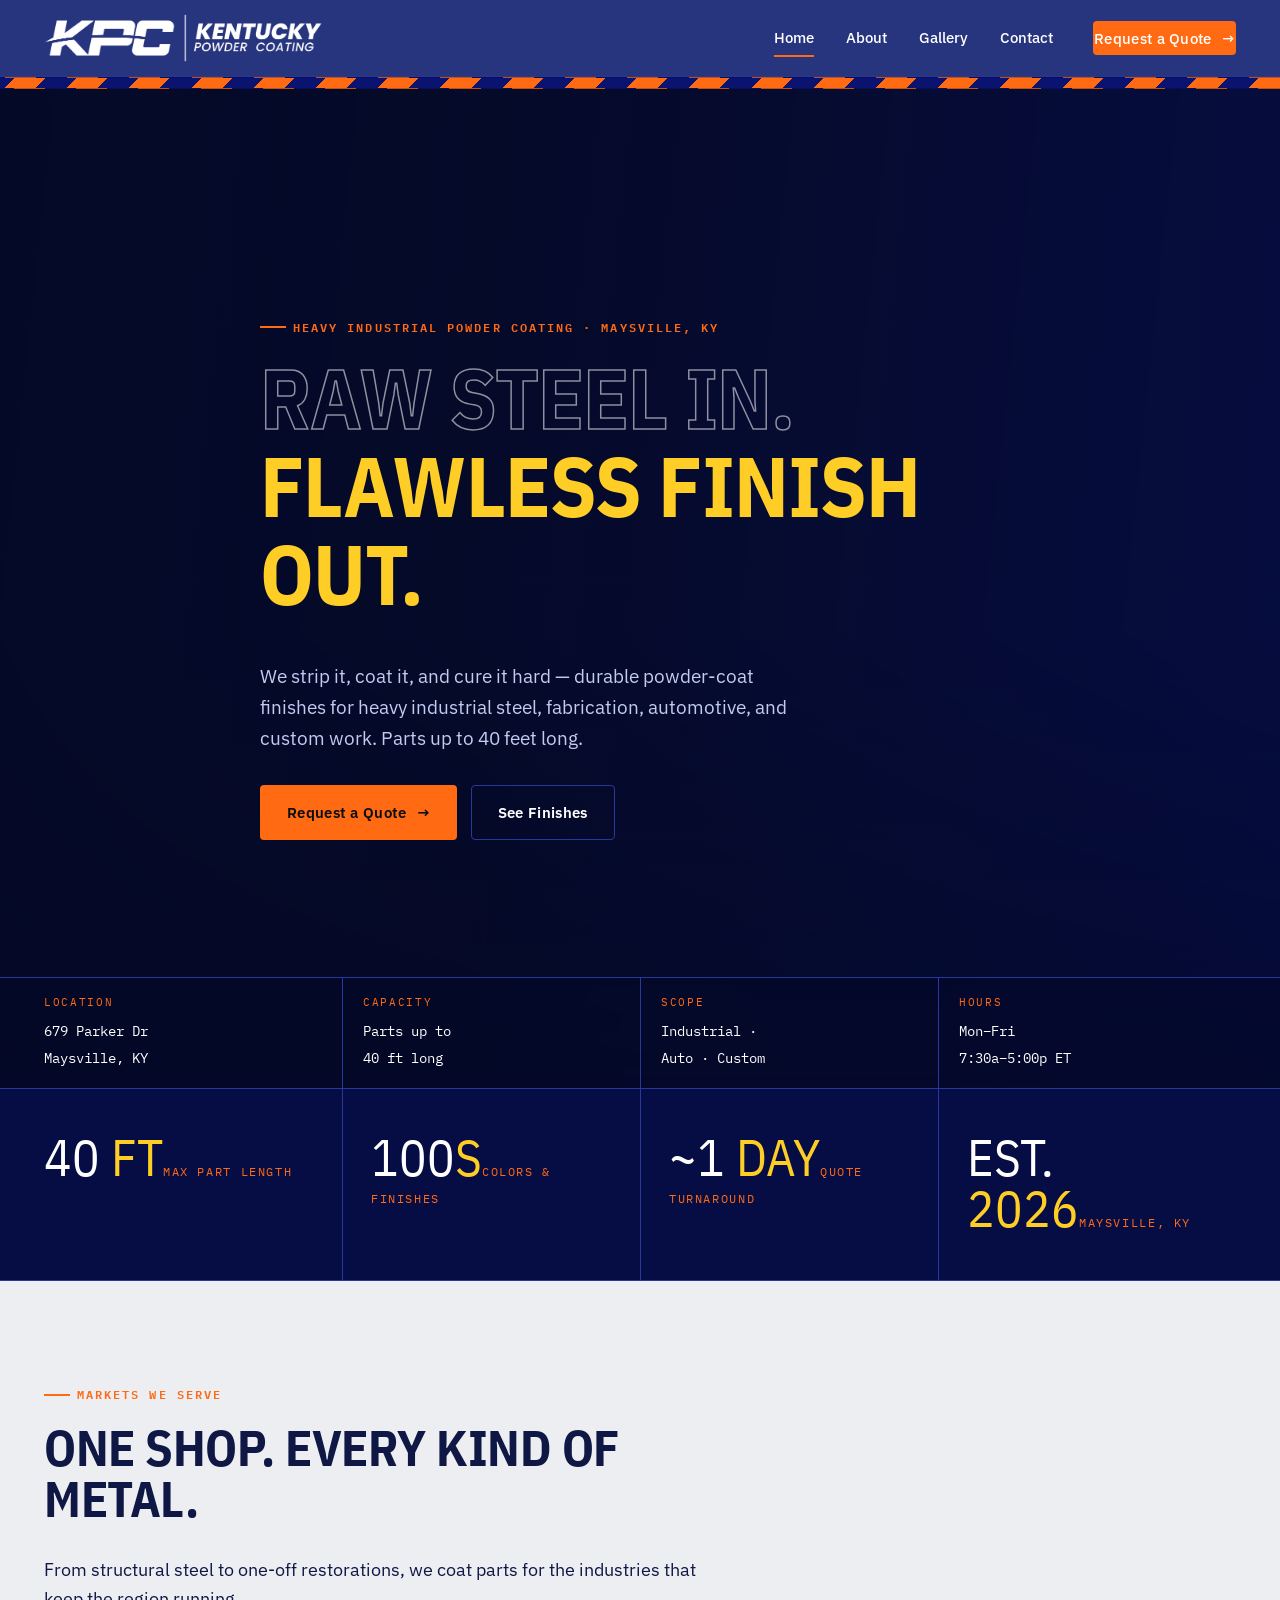
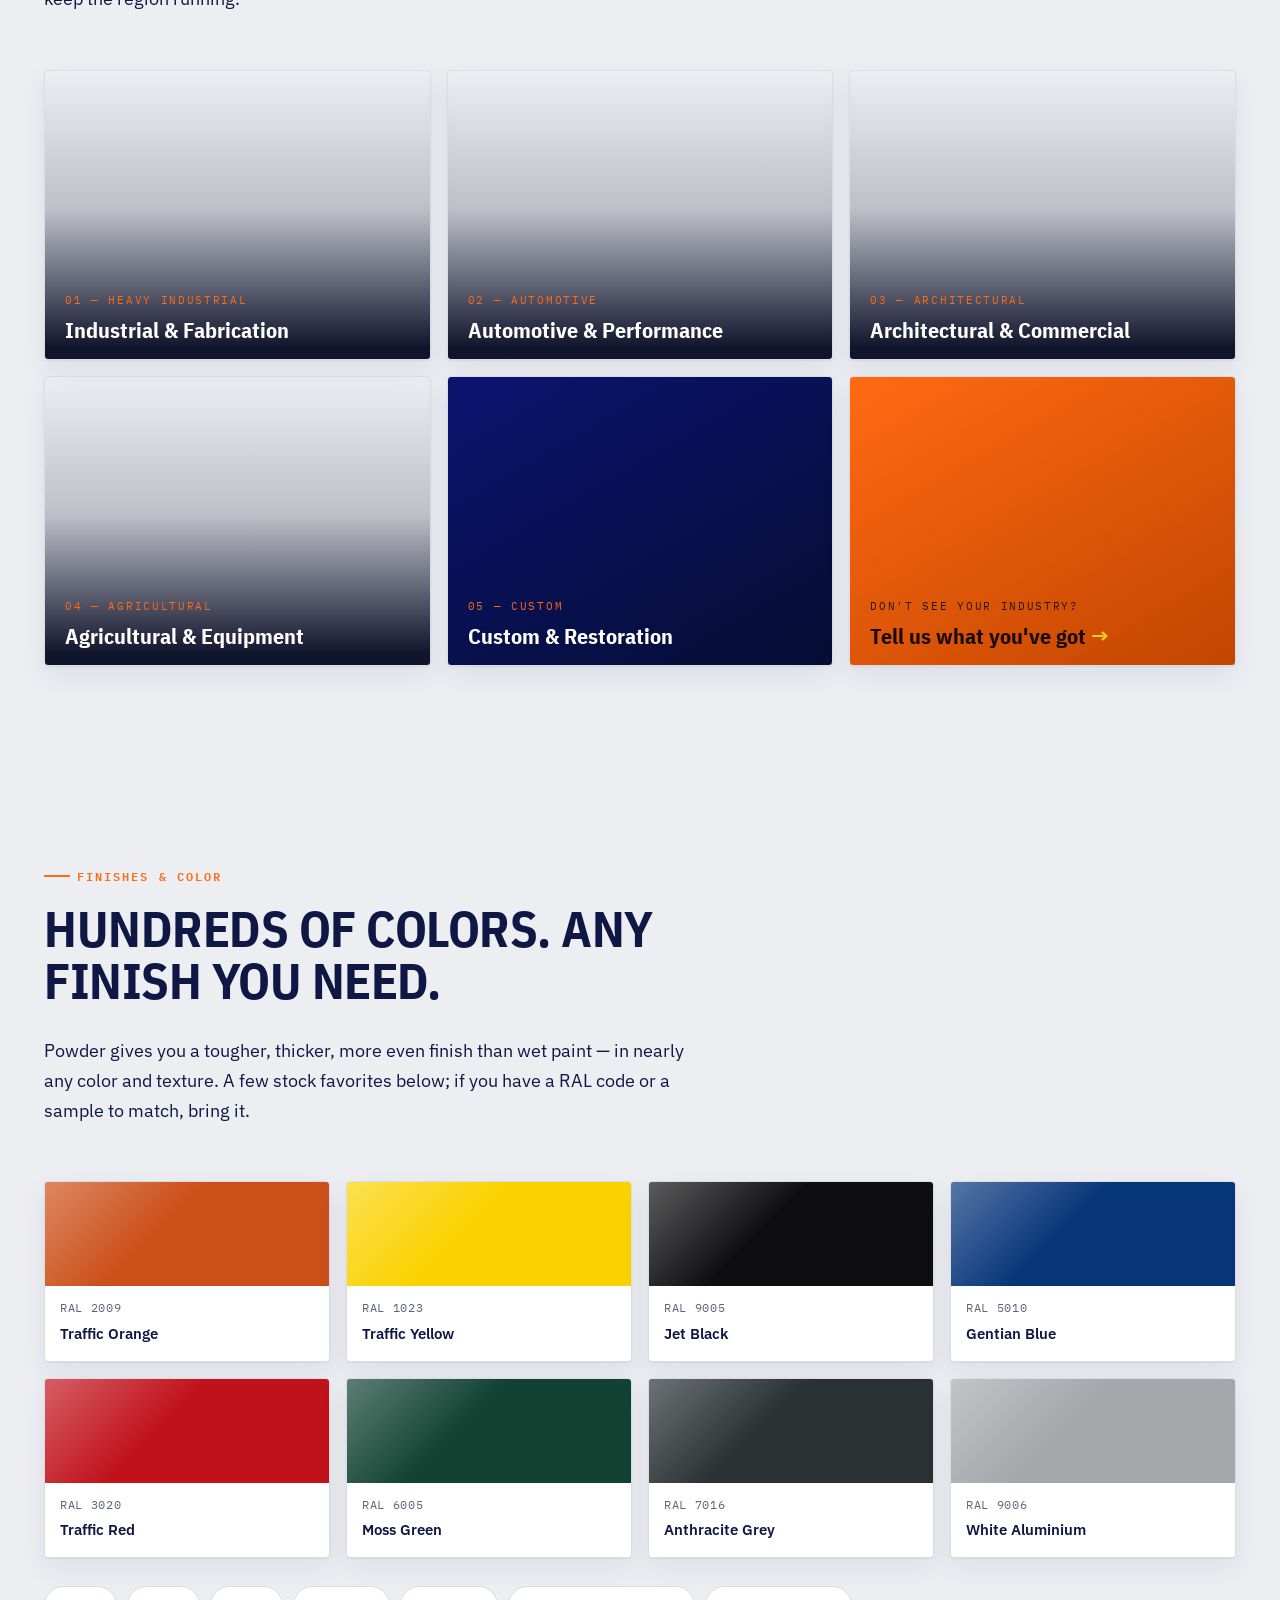
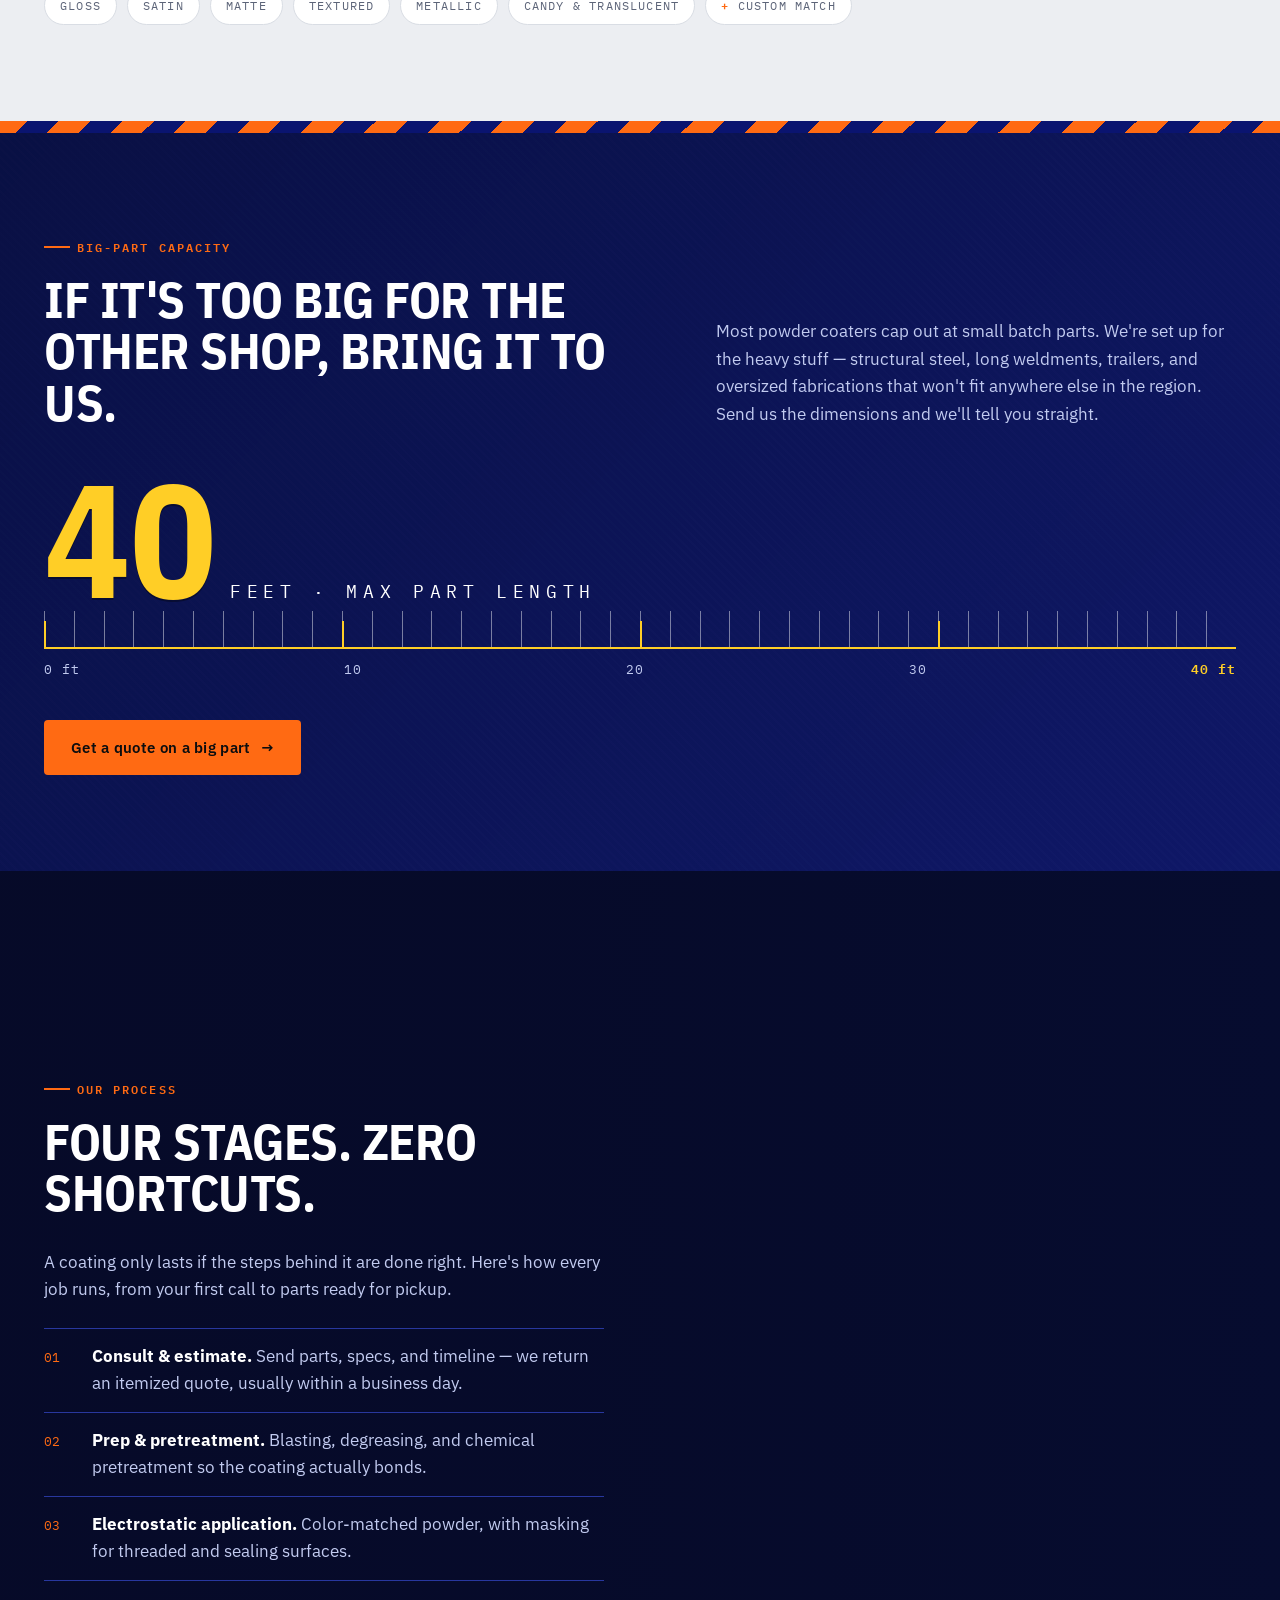
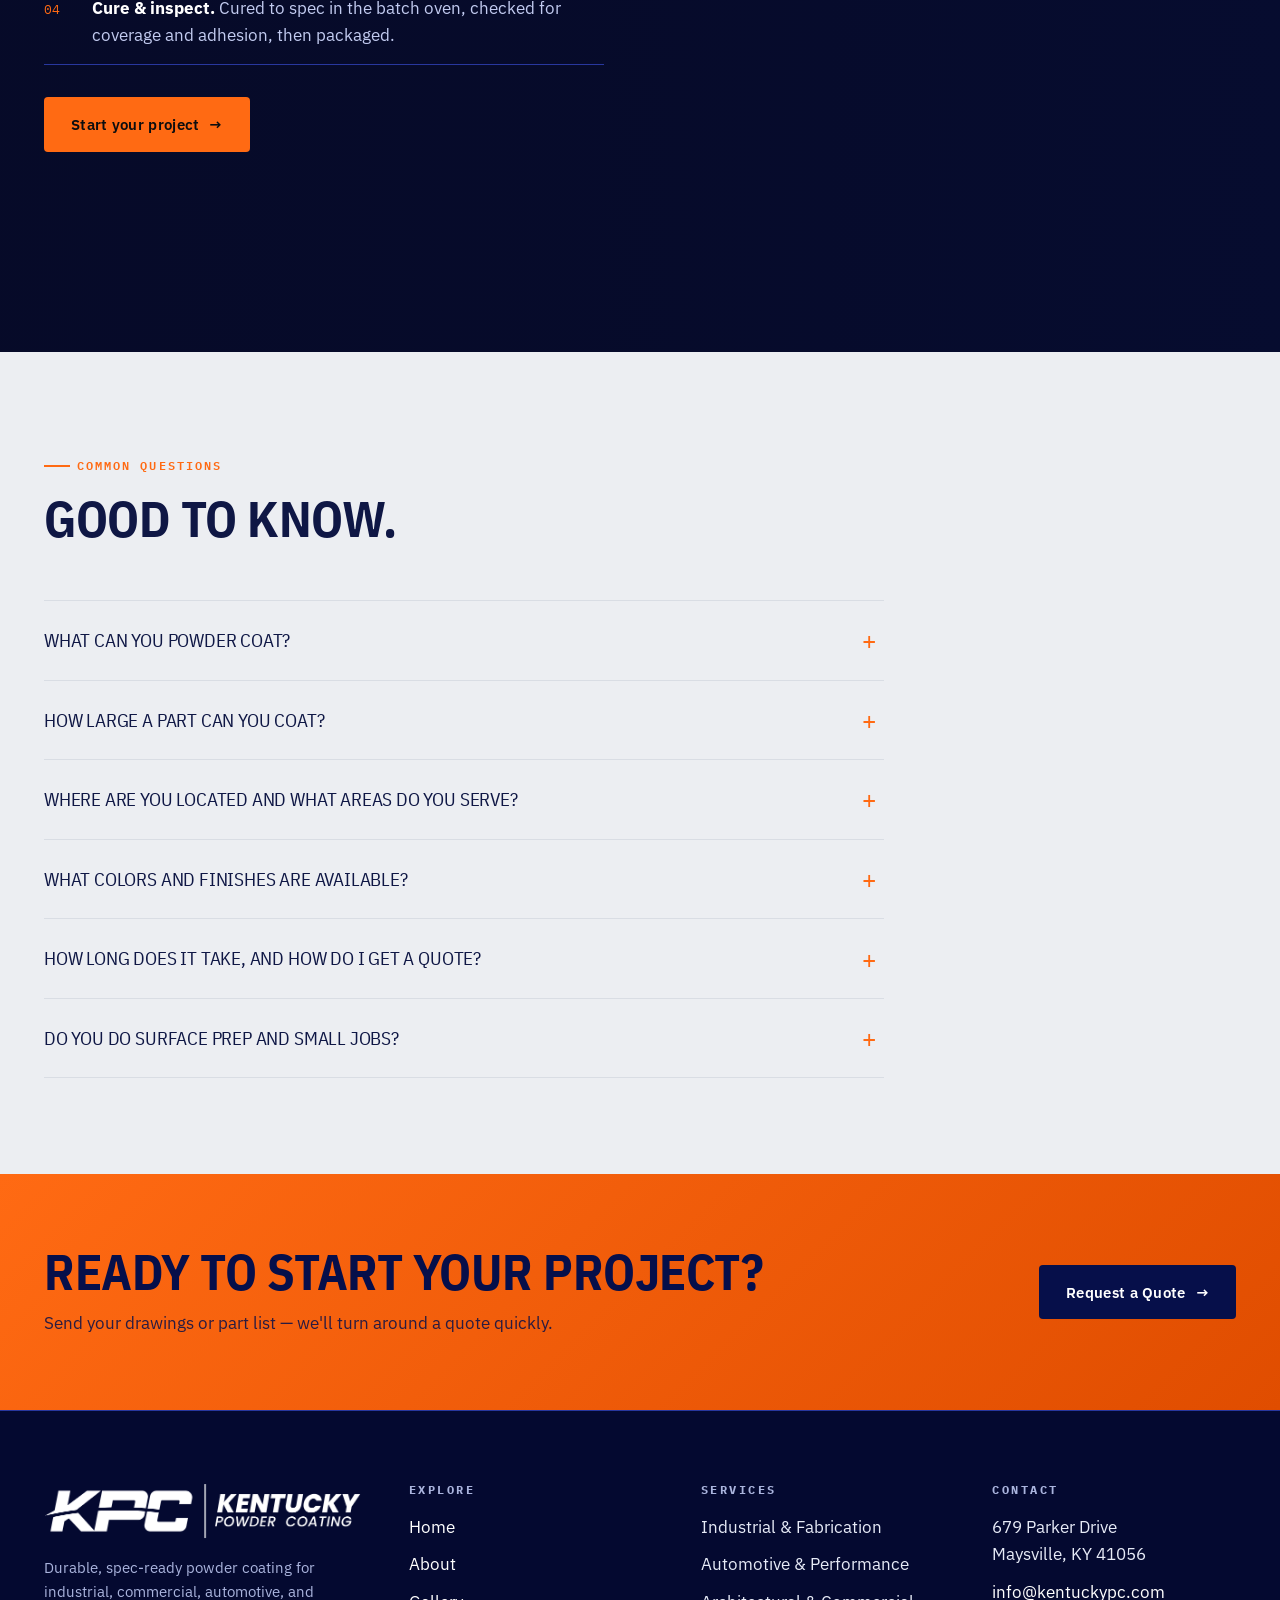
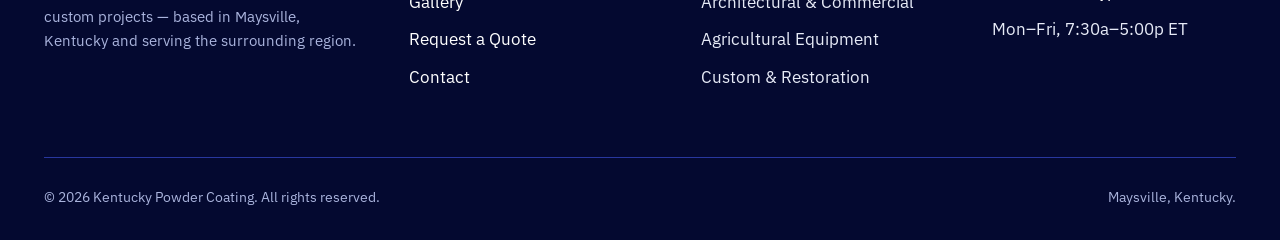
<file: index.html>
<!doctype html>
<html lang="en">
<head>
  <meta charset="utf-8" />
  <meta name="viewport" content="width=device-width, initial-scale=1" />
  <title>Kentucky Powder Coating — Powder Coating in Maysville, KY</title>
  <meta name="description" content="Kentucky Powder Coating delivers durable, precision powder coating finishes for industrial, automotive, and custom projects. Based in Maysville, KY and serving the surrounding region." />
  <link rel="canonical" href="https://kentuckypc.com/" />
  <meta property="og:title" content="Kentucky Powder Coating — Powder Coating in Maysville, KY" />
  <meta property="og:description" content="Durable, precision powder coating for industrial, automotive, and custom projects. Based in Maysville, Kentucky." />
  <meta property="og:type" content="website" />
  <meta property="og:url" content="https://kentuckypc.com/" />
  <meta property="og:image" content="https://kentuckypc.com/assets/img/og-image.png" />
  <meta name="twitter:card" content="summary_large_image" />
  <meta name="theme-color" content="#0a1a6e" />
  <link rel="preconnect" href="https://fonts.googleapis.com" />
  <link rel="preconnect" href="https://fonts.gstatic.com" crossorigin />
  <link rel="stylesheet" href="https://fonts.googleapis.com/css2?family=IBM+Plex+Mono:wght@500;600;700&family=IBM+Plex+Sans:wght@400;500;600;700&family=IBM+Plex+Sans+Condensed:wght@600;700&display=swap" />
  <link rel="icon" href="favicon.ico" sizes="any" />
  <link rel="icon" type="image/png" href="assets/img/icon-512.png" />
  <link rel="apple-touch-icon" href="apple-touch-icon.png" />
  <link rel="stylesheet" href="assets/css/styles.css" />
</head>
<body>
  <header class="site-header">
    <div class="container nav">
      <a href="index.html" class="brand" aria-label="Kentucky Powder Coating">
        <img src="assets/img/logo.png" alt="Kentucky Powder Coating" class="brand-logo" />
      </a>
      <button class="nav-toggle" aria-label="Toggle menu" aria-expanded="false">
        <span></span><span></span><span></span>
      </button>
      <ul class="nav-links">
        <li><a href="index.html" class="active">Home</a></li>
        <li><a href="about.html">About</a></li>
        <li><a href="gallery.html">Gallery</a></li>
        <li><a href="contact.html">Contact</a></li>
        <li class="nav-cta"><a href="quote.html" class="btn btn-primary">Request a Quote <span class="arrow">→</span></a></li>
      </ul>
    </div>
  </header>

  <div class="hazard-strip" aria-hidden="true"></div>

  <main>
    <section class="hero">
      <div class="hero-bg" aria-hidden="true" style="background-image:url('https://d8j0ntlcm91z4.cloudfront.net/user_3F8iBSEBf6djsYHfhGDqdIh8bt4/hf_20260616_200846_9010126b-bafd-44a5-8e7e-e1650ae673ec.png')"></div>
      <div class="hero-cure" aria-hidden="true"></div>
      <div class="container hero-inner">
        <span class="eyebrow">Heavy Industrial Powder Coating · Maysville, KY</span>
        <h1><span class="ghost">Raw steel in.</span><br/><span class="hot">Flawless finish out.</span></h1>
        <p class="lead">
          We strip it, coat it, and cure it hard — durable powder-coat finishes for heavy
          industrial steel, fabrication, automotive, and custom work. Parts up to 40 feet long.
        </p>
        <div class="hero-ctas">
          <a href="quote.html" class="btn btn-primary">Request a Quote <span class="arrow">→</span></a>
          <a href="#finishes" class="btn btn-outline">See Finishes</a>
        </div>
      </div>
      <div class="titleblock">
        <div class="container">
          <div class="tb-cell"><span class="k">Location</span><span class="v">679 Parker Dr<br/>Maysville, KY</span></div>
          <div class="tb-cell"><span class="k">Capacity</span><span class="v">Parts up to<br/>40 ft long</span></div>
          <div class="tb-cell"><span class="k">Scope</span><span class="v">Industrial ·<br/>Auto · Custom</span></div>
          <div class="tb-cell"><span class="k">Hours</span><span class="v">Mon–Fri<br/>7:30a–5:00p ET</span></div>
        </div>
      </div>
    </section>

    <section class="stats-band" style="padding:0;">
      <div class="container">
        <div class="stat-cell"><span class="num"><span data-count="40">0</span> <span class="u">FT</span></span><span class="lab">Max part length</span></div>
        <div class="stat-cell"><span class="num"><span data-count="100">0</span><span class="u">s</span></span><span class="lab">Colors &amp; finishes</span></div>
        <div class="stat-cell"><span class="num">~1 <span class="u">Day</span></span><span class="lab">Quote turnaround</span></div>
        <div class="stat-cell"><span class="num">EST. <span class="u">2026</span></span><span class="lab">Maysville, KY</span></div>
      </div>
    </section>

    <section class="alt">
      <div class="container">
        <div class="section-head reveal">
          <span class="eyebrow">Markets We Serve</span>
          <h2>One shop. Every kind of metal.</h2>
          <p class="lead">From structural steel to one-off restorations, we coat parts for the
            industries that keep the region running.</p>
        </div>
        <div class="markets">
          <a class="market reveal" href="quote.html">
            <div class="bg" style="background-image:url('https://d8j0ntlcm91z4.cloudfront.net/user_3F8iBSEBf6djsYHfhGDqdIh8bt4/hf_20260616_200916_625a69d8-7106-4a85-b774-9868859480ed.png')"></div>
            <div class="label"><span class="cat">01 — Heavy Industrial</span><h3>Industrial &amp; Fabrication</h3><p>Structural steel, weldments, skids, racks, and trailers — up to 40 ft.</p></div>
          </a>
          <a class="market reveal" href="quote.html">
            <div class="bg" style="background-image:url('https://d8j0ntlcm91z4.cloudfront.net/user_3F8iBSEBf6djsYHfhGDqdIh8bt4/hf_20260616_201051_7290ff67-7e63-4e6c-8aa4-7cd58f104a1c.png')"></div>
            <div class="label"><span class="cat">02 — Automotive</span><h3>Automotive &amp; Performance</h3><p>Frames, wheels, suspension, bumpers, and restoration parts.</p></div>
          </a>
          <a class="market reveal" href="quote.html">
            <div class="bg" style="background-image:url('https://d8j0ntlcm91z4.cloudfront.net/user_3F8iBSEBf6djsYHfhGDqdIh8bt4/hf_20260616_201118_8e51a9a8-a280-47d7-8ee9-cdbc79b340e2.png')"></div>
            <div class="label"><span class="cat">03 — Architectural</span><h3>Architectural &amp; Commercial</h3><p>Railings, gates, façade components, and site furnishings.</p></div>
          </a>
          <a class="market reveal" href="quote.html">
            <div class="bg" style="background-image:url('https://d8j0ntlcm91z4.cloudfront.net/user_3F8iBSEBf6djsYHfhGDqdIh8bt4/hf_20260616_201144_b6227ef4-64d4-47a2-b7eb-8662843107bd.png')"></div>
            <div class="label"><span class="cat">04 — Agricultural</span><h3>Agricultural &amp; Equipment</h3><p>Implements, attachments, and heavy equipment refinishing.</p></div>
          </a>
          <a class="market solid reveal" href="quote.html">
            <div class="label"><span class="cat">05 — Custom</span><h3>Custom &amp; Restoration</h3><p>Motorcycles, furniture, firearms, one-off projects — any color or texture.</p></div>
          </a>
          <a class="market solid accent reveal" href="quote.html">
            <div class="label"><span class="cat">Don't see your industry?</span><h3>Tell us what you've got <span class="arrow">→</span></h3><p>If it's metal and it fits, we can probably coat it.</p></div>
          </a>
        </div>
      </div>
    </section>

    <section class="alt" id="finishes" style="scroll-margin-top:90px;">
      <div class="container">
        <div class="section-head reveal">
          <span class="eyebrow">Finishes &amp; Color</span>
          <h2>Hundreds of colors. Any finish you need.</h2>
          <p class="lead">Powder gives you a tougher, thicker, more even finish than wet paint —
            in nearly any color and texture. A few stock favorites below; if you have a RAL code
            or a sample to match, bring it.</p>
        </div>
        <div class="swatch-grid reveal-group reveal">
          <div class="swatch"><div class="chip" style="background-color:#CB4F18"></div><div class="meta"><span class="ral">RAL 2009</span><span class="name">Traffic Orange</span></div></div>
          <div class="swatch"><div class="chip" style="background-color:#FAD201"></div><div class="meta"><span class="ral">RAL 1023</span><span class="name">Traffic Yellow</span></div></div>
          <div class="swatch"><div class="chip" style="background-color:#0E0E10"></div><div class="meta"><span class="ral">RAL 9005</span><span class="name">Jet Black</span></div></div>
          <div class="swatch"><div class="chip" style="background-color:#06357A"></div><div class="meta"><span class="ral">RAL 5010</span><span class="name">Gentian Blue</span></div></div>
          <div class="swatch"><div class="chip" style="background-color:#C1121C"></div><div class="meta"><span class="ral">RAL 3020</span><span class="name">Traffic Red</span></div></div>
          <div class="swatch"><div class="chip" style="background-color:#114232"></div><div class="meta"><span class="ral">RAL 6005</span><span class="name">Moss Green</span></div></div>
          <div class="swatch"><div class="chip" style="background-color:#293133"></div><div class="meta"><span class="ral">RAL 7016</span><span class="name">Anthracite Grey</span></div></div>
          <div class="swatch"><div class="chip" style="background-color:#A5A8AB"></div><div class="meta"><span class="ral">RAL 9006</span><span class="name">White Aluminium</span></div></div>
        </div>
        <div class="finish-tags reveal">
          <span class="finish-tag">Gloss</span>
          <span class="finish-tag">Satin</span>
          <span class="finish-tag">Matte</span>
          <span class="finish-tag">Textured</span>
          <span class="finish-tag">Metallic</span>
          <span class="finish-tag">Candy &amp; Translucent</span>
          <span class="finish-tag"><b>+</b> Custom match</span>
        </div>
      </div>
    </section>

    <section class="steel-band">
      <div class="container">
        <div class="steel-head reveal">
          <div>
            <span class="eyebrow">Big-Part Capacity</span>
            <h2>If it's too big for the other shop, bring it to us.</h2>
          </div>
          <p>Most powder coaters cap out at small batch parts. We're set up for the heavy stuff —
            structural steel, long weldments, trailers, and oversized fabrications that won't fit
            anywhere else in the region. Send us the dimensions and we'll tell you straight.</p>
        </div>
        <div class="ruler reveal" aria-label="Capacity: parts up to 40 feet long">
          <div class="ruler-readout">
            <span class="num">40</span>
            <span class="unit">Feet · Max Part Length</span>
          </div>
          <div class="ruler-scale" aria-hidden="true"></div>
          <div class="ruler-labels">
            <span>0 ft</span><span>10</span><span>20</span><span>30</span><b class="end">40 ft</b>
          </div>
        </div>
        <a href="quote.html" class="btn btn-primary" style="margin-top:40px;">Get a quote on a big part <span class="arrow">→</span></a>
      </div>
    </section>

    <section class="feature">
      <div class="feature-bg" aria-hidden="true" style="background-image:url('https://d8j0ntlcm91z4.cloudfront.net/user_3F8iBSEBf6djsYHfhGDqdIh8bt4/hf_20260616_201203_d98044de-8299-46ae-aa83-f019fad2ed9a.png')"></div>
      <div class="container">
        <div class="feature-card reveal">
          <span class="eyebrow">Our Process</span>
          <h2>Four stages. Zero shortcuts.</h2>
          <p>A coating only lasts if the steps behind it are done right. Here's how every job runs,
            from your first call to parts ready for pickup.</p>
          <ul class="feature-list">
            <li><span class="n">01</span><span><b>Consult &amp; estimate.</b> <span class="d">Send parts, specs, and timeline — we return an itemized quote, usually within a business day.</span></span></li>
            <li><span class="n">02</span><span><b>Prep &amp; pretreatment.</b> <span class="d">Blasting, degreasing, and chemical pretreatment so the coating actually bonds.</span></span></li>
            <li><span class="n">03</span><span><b>Electrostatic application.</b> <span class="d">Color-matched powder, with masking for threaded and sealing surfaces.</span></span></li>
            <li><span class="n">04</span><span><b>Cure &amp; inspect.</b> <span class="d">Cured to spec in the batch oven, checked for coverage and adhesion, then packaged.</span></span></li>
          </ul>
          <a href="quote.html" class="btn btn-primary">Start your project <span class="arrow">→</span></a>
        </div>
      </div>
    </section>

    <section class="alt">
      <div class="container">
        <div class="section-head reveal">
          <span class="eyebrow">Common Questions</span>
          <h2>Good to know.</h2>
        </div>
        <div class="faq reveal">
          <details>
            <summary>What can you powder coat?</summary>
            <p>Most metals — mild steel, stainless steel, aluminum, and cast iron. We coat industrial, automotive, architectural, agricultural, and custom parts, from one-off pieces to production runs.</p>
          </details>
          <details>
            <summary>How large a part can you coat?</summary>
            <p>We handle large, heavy parts up to 40 feet long — including structural steel, long weldments, trailers, and oversized fabrications that won't fit at most shops. Send us the dimensions and we'll confirm.</p>
          </details>
          <details>
            <summary>Where are you located and what areas do you serve?</summary>
            <p>We're at 679 Parker Drive, Maysville, KY 41056, serving Maysville, Mason County, northeastern Kentucky, and the surrounding region.</p>
          </details>
          <details>
            <summary>What colors and finishes are available?</summary>
            <p>Hundreds of RAL colors in gloss, satin, matte, textured, metallic, and candy/translucent finishes. If you have a RAL code or a sample to match, bring it.</p>
          </details>
          <details>
            <summary>How long does it take, and how do I get a quote?</summary>
            <p>We respond to most quote requests within one business day; turnaround depends on size, quantity, and prep. Use the <a href="quote.html">Request a Quote</a> form or email <a href="mailto:info@kentuckypc.com">info@kentuckypc.com</a> with your parts, quantity, size, substrate, and color.</p>
          </details>
          <details>
            <summary>Do you do surface prep and small jobs?</summary>
            <p>Yes. We provide in-house media blasting, degreasing, and chemical pretreatment, and we take both one-off custom pieces and larger production runs.</p>
          </details>
        </div>
      </div>
    </section>

    <section class="cta-banner">
      <div class="container row">
        <div>
          <h2 class="mt-0 mb-0">Ready to start your project?</h2>
          <p>Send your drawings or part list — we'll turn around a quote quickly.</p>
        </div>
        <a href="quote.html" class="btn btn-primary">Request a Quote <span class="arrow">→</span></a>
      </div>
    </section>
  </main>

  <footer class="site-footer">
    <div class="container">
      <div class="footer-grid">
        <div>
          <a href="index.html" class="brand" style="margin-bottom:16px;" aria-label="Kentucky Powder Coating">
            <img src="assets/img/logo.png" alt="Kentucky Powder Coating" class="brand-logo" style="height:56px;" />
          </a>
          <p>Durable, spec-ready powder coating for industrial, commercial, automotive, and custom
            projects — based in Maysville, Kentucky and serving the surrounding region.</p>
        </div>
        <div>
          <h4>Explore</h4>
          <ul>
            <li><a href="index.html">Home</a></li>
            <li><a href="about.html">About</a></li>
            <li><a href="gallery.html">Gallery</a></li>
            <li><a href="quote.html">Request a Quote</a></li>
            <li><a href="contact.html">Contact</a></li>
          </ul>
        </div>
        <div>
          <h4>Services</h4>
          <ul>
            <li>Industrial & Fabrication</li>
            <li>Automotive & Performance</li>
            <li>Architectural & Commercial</li>
            <li>Agricultural Equipment</li>
            <li>Custom & Restoration</li>
          </ul>
        </div>
        <div>
          <h4>Contact</h4>
          <ul>
            <li>679 Parker Drive<br/>Maysville, KY 41056</li>
            <li><a href="mailto:info@kentuckypc.com">info@kentuckypc.com</a></li>
            <li>Mon–Fri, 7:30a–5:00p ET</li>
          </ul>
        </div>
      </div>
      <div class="footer-bottom">
        <span>© <span id="year"></span> Kentucky Powder Coating. All rights reserved.</span>
        <span>Maysville, Kentucky.</span>
      </div>
    </div>
  </footer>

  <script type="application/ld+json">
  {
    "@context": "https://schema.org",
    "@type": "LocalBusiness",
    "@id": "https://kentuckypc.com/#business",
    "name": "Kentucky Powder Coating",
    "alternateName": "KPC",
    "image": "https://kentuckypc.com/assets/img/og-image.png",
    "logo": "https://kentuckypc.com/assets/img/icon-512.png",
    "url": "https://kentuckypc.com/",
    "email": "info@kentuckypc.com",
    "foundingDate": "2026",
    "description": "Heavy-industrial and custom powder coating in Maysville, Kentucky. Durable, color-matched finishes for industrial steel, fabrication, automotive, architectural, agricultural, and custom work — parts up to 40 feet long.",
    "address": {
      "@type": "PostalAddress",
      "streetAddress": "679 Parker Drive",
      "addressLocality": "Maysville",
      "addressRegion": "KY",
      "postalCode": "41056",
      "addressCountry": "US"
    },
    "geo": {
      "@type": "GeoCoordinates",
      "latitude": 38.6412,
      "longitude": -83.7444
    },
    "areaServed": [
      { "@type": "City", "name": "Maysville" },
      { "@type": "AdministrativeArea", "name": "Mason County, Kentucky" },
      { "@type": "State", "name": "Kentucky" }
    ],
    "knowsAbout": ["Powder coating", "Surface preparation", "Sandblasting", "Metal finishing", "Electrostatic coating"],
    "openingHoursSpecification": [{
      "@type": "OpeningHoursSpecification",
      "dayOfWeek": ["Monday", "Tuesday", "Wednesday", "Thursday", "Friday"],
      "opens": "07:30",
      "closes": "17:00"
    }],
    "hasOfferCatalog": {
      "@type": "OfferCatalog",
      "name": "Powder Coating Services",
      "itemListElement": [
        { "@type": "Offer", "itemOffered": { "@type": "Service", "name": "Industrial & Fabrication Powder Coating", "description": "Structural steel, weldments, skids, racks, trailers, and production runs — parts up to 40 feet long." } },
        { "@type": "Offer", "itemOffered": { "@type": "Service", "name": "Automotive & Performance Powder Coating", "description": "Frames, wheels, suspension, bumpers, and restoration parts." } },
        { "@type": "Offer", "itemOffered": { "@type": "Service", "name": "Architectural & Commercial Powder Coating", "description": "Railings, gates, façade components, and site furnishings." } },
        { "@type": "Offer", "itemOffered": { "@type": "Service", "name": "Agricultural & Equipment Powder Coating", "description": "Implements, attachments, and heavy equipment refinishing." } },
        { "@type": "Offer", "itemOffered": { "@type": "Service", "name": "Custom & Restoration Powder Coating", "description": "Motorcycles, furniture, firearms, and one-off custom projects." } },
        { "@type": "Offer", "itemOffered": { "@type": "Service", "name": "Surface Preparation", "description": "Media blasting, degreasing, and chemical pretreatment." } }
      ]
    }
  }
  </script>

  <script type="application/ld+json">
  {
    "@context": "https://schema.org",
    "@type": "FAQPage",
    "mainEntity": [
      { "@type": "Question", "name": "What can you powder coat?", "acceptedAnswer": { "@type": "Answer", "text": "Most metals — mild steel, stainless steel, aluminum, and cast iron. We coat industrial, automotive, architectural, agricultural, and custom parts, from one-off pieces to production runs." } },
      { "@type": "Question", "name": "How large a part can you coat?", "acceptedAnswer": { "@type": "Answer", "text": "We handle large, heavy parts up to 40 feet long — including structural steel, long weldments, trailers, and oversized fabrications that won't fit at most shops. Send us the dimensions and we'll confirm." } },
      { "@type": "Question", "name": "Where are you located and what areas do you serve?", "acceptedAnswer": { "@type": "Answer", "text": "We're at 679 Parker Drive, Maysville, KY 41056, serving Maysville, Mason County, northeastern Kentucky, and the surrounding region." } },
      { "@type": "Question", "name": "What colors and finishes are available?", "acceptedAnswer": { "@type": "Answer", "text": "Hundreds of RAL colors in gloss, satin, matte, textured, metallic, and candy/translucent finishes. If you have a RAL code or a sample to match, bring it." } },
      { "@type": "Question", "name": "How long does powder coating take, and how do I get a quote?", "acceptedAnswer": { "@type": "Answer", "text": "We respond to most quote requests within one business day; turnaround depends on size, quantity, and prep. Request a quote through our online form or email info@kentuckypc.com with your parts, quantity, size, substrate, and color." } },
      { "@type": "Question", "name": "Do you do surface prep and small jobs?", "acceptedAnswer": { "@type": "Answer", "text": "Yes. We provide in-house media blasting, degreasing, and chemical pretreatment, and we take both one-off custom pieces and larger production runs." } }
    ]
  }
  </script>

  <script>document.getElementById("year").textContent = new Date().getFullYear();</script>
  <script src="assets/js/main.js"></script>
</body>
</html>
</file>
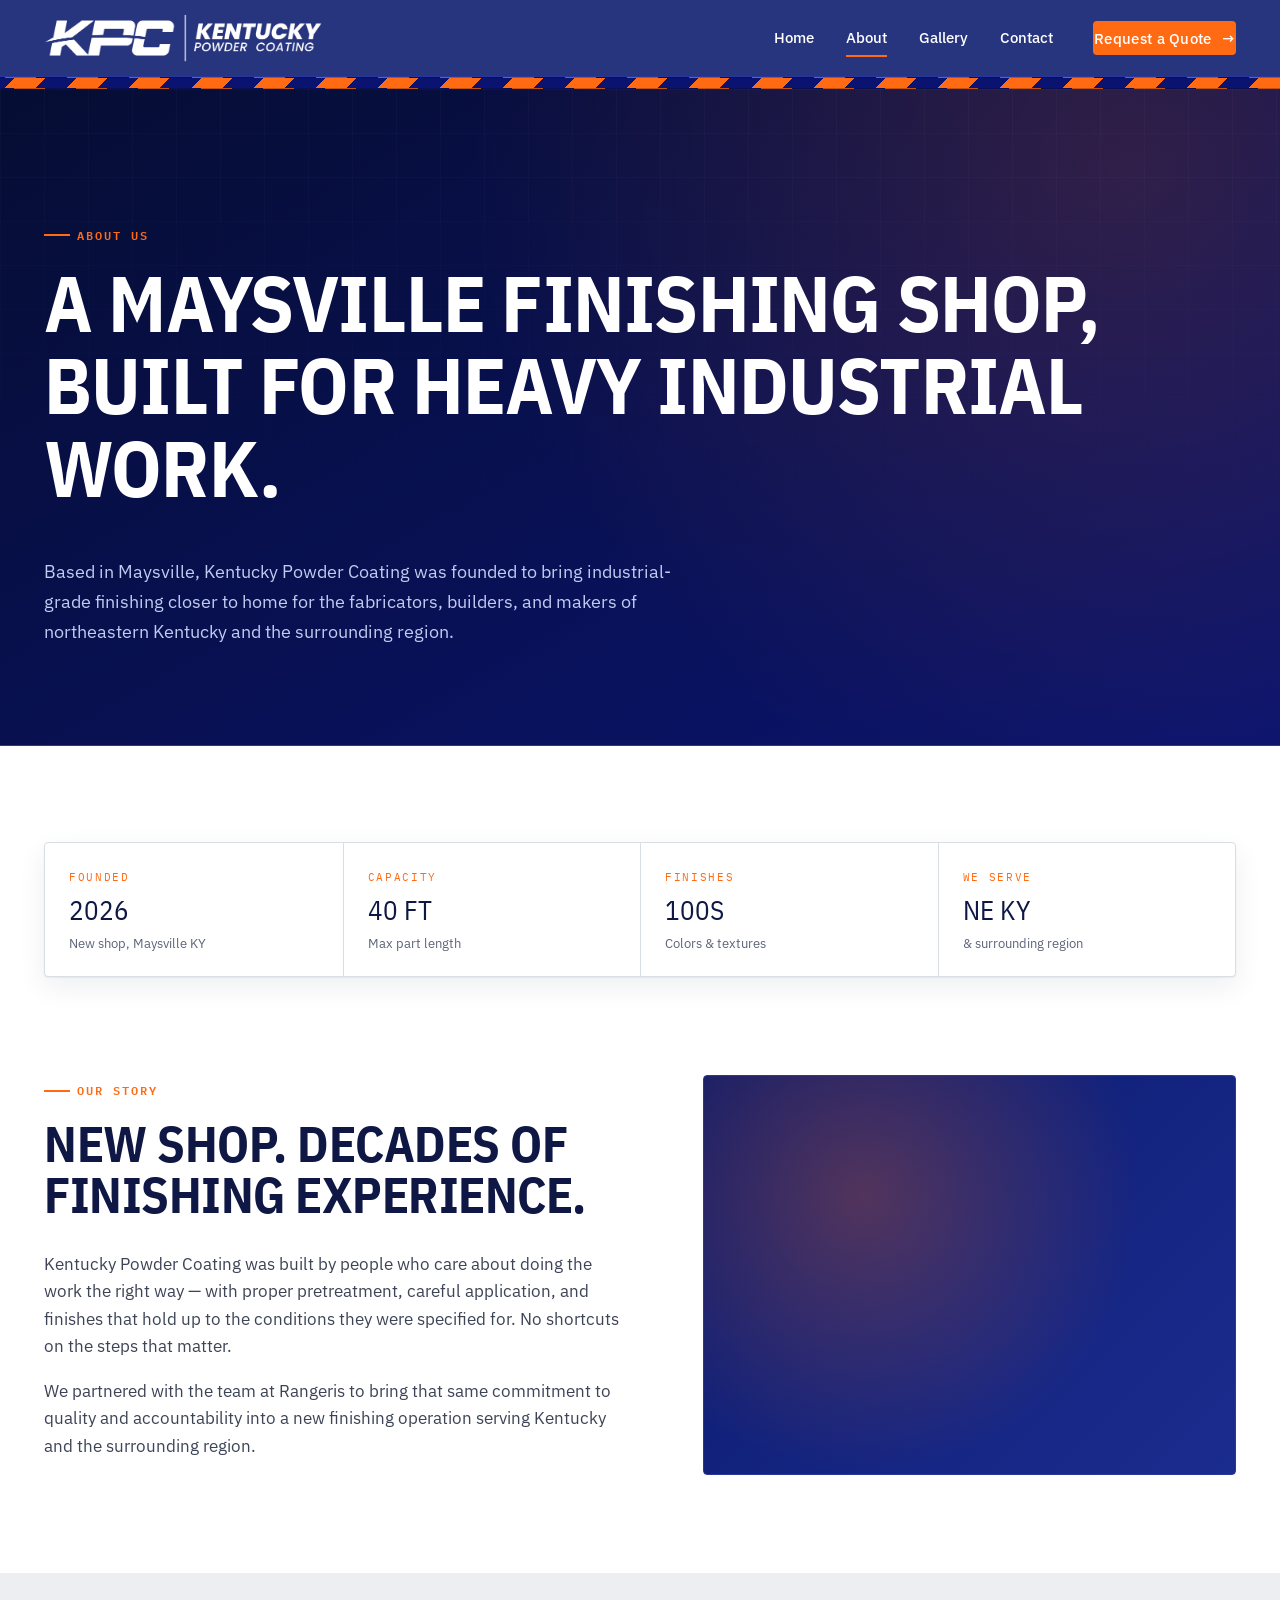
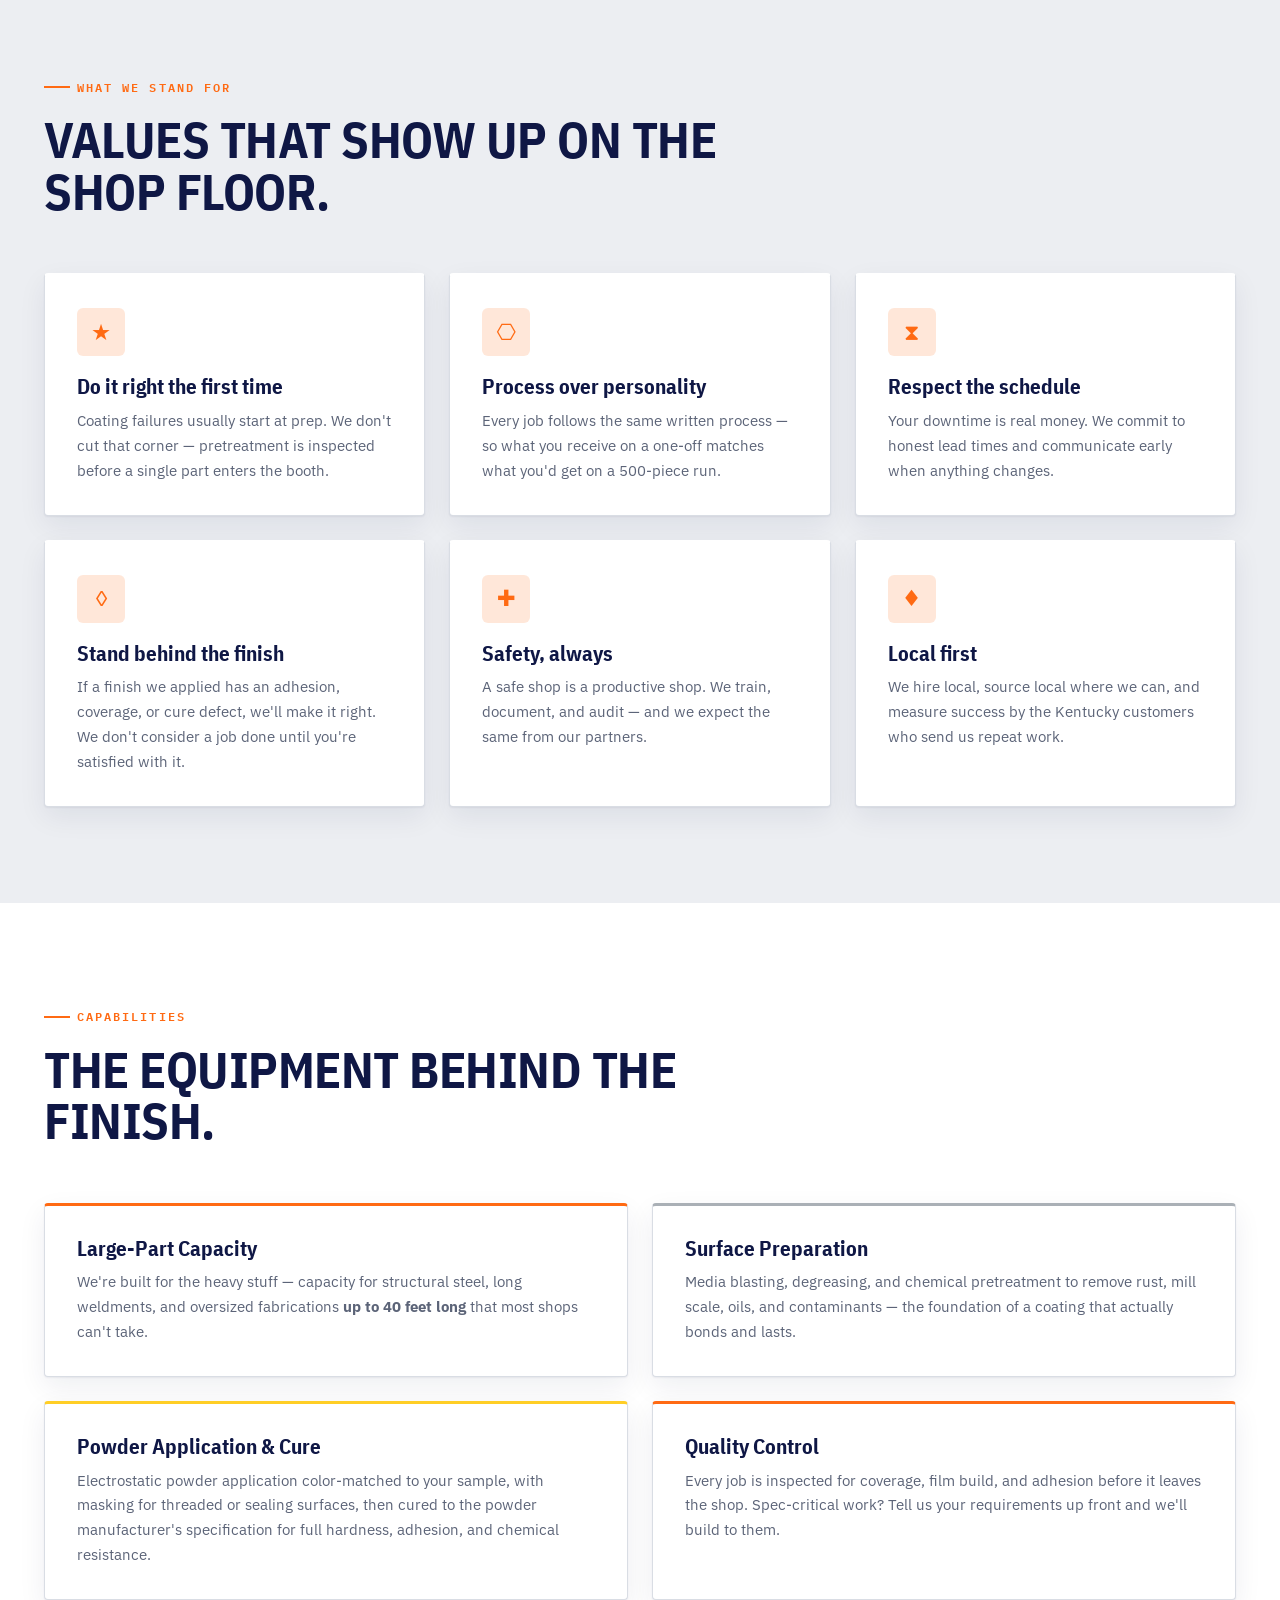
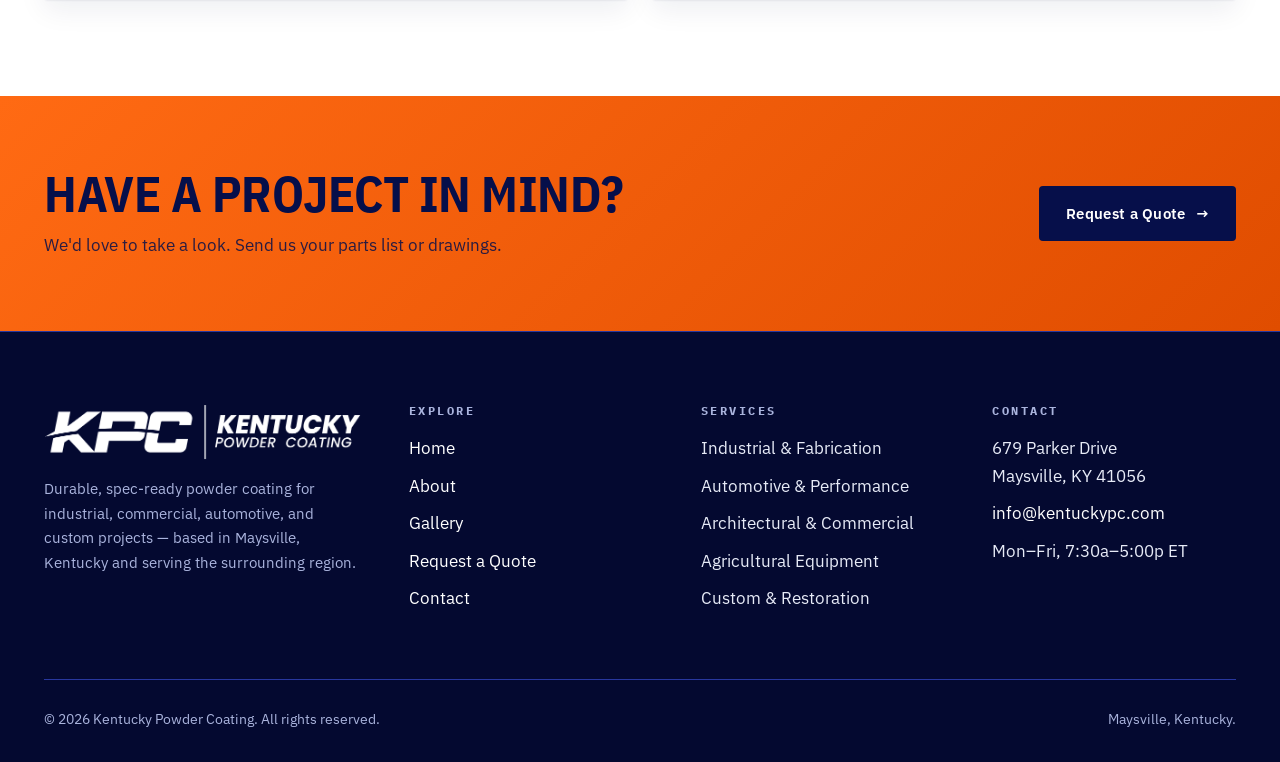
<file: about.html>
<!doctype html>
<html lang="en">
<head>
  <meta charset="utf-8" />
  <meta name="viewport" content="width=device-width, initial-scale=1" />
  <title>About — Kentucky Powder Coating | Maysville, KY</title>
  <meta name="description" content="Kentucky Powder Coating is a Maysville, KY finishing shop delivering durable, spec-ready coatings for industrial, automotive, and custom projects." />
  <link rel="canonical" href="https://kentuckypc.com/about.html" />
  <link rel="preconnect" href="https://fonts.googleapis.com" />
  <link rel="preconnect" href="https://fonts.gstatic.com" crossorigin />
  <link rel="stylesheet" href="https://fonts.googleapis.com/css2?family=IBM+Plex+Mono:wght@500;600;700&family=IBM+Plex+Sans:wght@400;500;600;700&family=IBM+Plex+Sans+Condensed:wght@600;700&display=swap" />
  <link rel="icon" href="favicon.ico" sizes="any" />
  <link rel="icon" type="image/png" href="assets/img/icon-512.png" />
  <link rel="apple-touch-icon" href="apple-touch-icon.png" />
  <link rel="stylesheet" href="assets/css/styles.css" />
</head>
<body>
  <header class="site-header">
    <div class="container nav">
      <a href="index.html" class="brand" aria-label="Kentucky Powder Coating">
        <img src="assets/img/logo.png" alt="Kentucky Powder Coating" class="brand-logo" />
      </a>
      <button class="nav-toggle" aria-label="Toggle menu" aria-expanded="false">
        <span></span><span></span><span></span>
      </button>
      <ul class="nav-links">
        <li><a href="index.html">Home</a></li>
        <li><a href="about.html" class="active">About</a></li>
        <li><a href="gallery.html">Gallery</a></li>
        <li><a href="contact.html">Contact</a></li>
        <li class="nav-cta"><a href="quote.html" class="btn btn-primary">Request a Quote <span class="arrow">→</span></a></li>
      </ul>
    </div>
  </header>

  <div class="hazard-strip" aria-hidden="true"></div>

  <main>
    <section class="page-hero">
      <div class="container">
        <span class="eyebrow">About Us</span>
        <h1>A Maysville finishing shop, built for heavy industrial work.</h1>
        <p class="lead">Based in Maysville, Kentucky Powder Coating was founded to bring
          industrial-grade finishing closer to home for the fabricators, builders, and makers
          of northeastern Kentucky and the surrounding region.</p>
      </div>
    </section>

    <section style="padding-bottom:0;">
      <div class="container">
        <div class="spec-row reveal">
          <div class="cell"><span class="k">Founded</span><span class="v">2026<small>New shop, Maysville KY</small></span></div>
          <div class="cell"><span class="k">Capacity</span><span class="v">40 FT<small>Max part length</small></span></div>
          <div class="cell"><span class="k">Finishes</span><span class="v">100s<small>Colors &amp; textures</small></span></div>
          <div class="cell"><span class="k">We Serve</span><span class="v">NE KY<small>&amp; surrounding region</small></span></div>
        </div>
      </div>
    </section>

    <section>
      <div class="container split">
        <div class="reveal">
          <span class="eyebrow">Our Story</span>
          <h2>New shop. Decades of finishing experience.</h2>
          <p>Kentucky Powder Coating was built by people who care about doing the work the right
            way — with proper pretreatment, careful application, and finishes that hold up to the
            conditions they were specified for. No shortcuts on the steps that matter.</p>
          <p>We partnered with the team at Rangeris to bring that same commitment to quality
            and accountability into a new finishing operation serving Kentucky and the
            surrounding region.</p>
        </div>
        <div class="image reveal" aria-hidden="true"></div>
      </div>
    </section>

    <section class="alt">
      <div class="container">
        <div class="section-head reveal">
          <span class="eyebrow">What We Stand For</span>
          <h2>Values that show up on the shop floor.</h2>
        </div>
        <div class="grid grid-3">
          <div class="card reveal">
            <div class="icon">★</div>
            <h3>Do it right the first time</h3>
            <p>Coating failures usually start at prep. We don't cut that corner — pretreatment
              is inspected before a single part enters the booth.</p>
          </div>
          <div class="card reveal">
            <div class="icon">⎔</div>
            <h3>Process over personality</h3>
            <p>Every job follows the same written process — so what you receive on a one-off
              matches what you'd get on a 500-piece run.</p>
          </div>
          <div class="card reveal">
            <div class="icon">⧗</div>
            <h3>Respect the schedule</h3>
            <p>Your downtime is real money. We commit to honest lead times and communicate
              early when anything changes.</p>
          </div>
          <div class="card reveal">
            <div class="icon">◊</div>
            <h3>Stand behind the finish</h3>
            <p>If a finish we applied has an adhesion, coverage, or cure defect, we'll make it
              right. We don't consider a job done until you're satisfied with it.</p>
          </div>
          <div class="card reveal">
            <div class="icon">✚</div>
            <h3>Safety, always</h3>
            <p>A safe shop is a productive shop. We train, document, and audit — and we expect
              the same from our partners.</p>
          </div>
          <div class="card reveal">
            <div class="icon">♦</div>
            <h3>Local first</h3>
            <p>We hire local, source local where we can, and measure success by the Kentucky
              customers who send us repeat work.</p>
          </div>
        </div>
      </div>
    </section>

    <section>
      <div class="container">
        <div class="section-head reveal">
          <span class="eyebrow">Capabilities</span>
          <h2>The equipment behind the finish.</h2>
        </div>
        <div class="grid grid-2">
          <div class="card accent-orange reveal">
            <h3>Large-Part Capacity</h3>
            <p>We're built for the heavy stuff — capacity for structural steel, long weldments,
              and oversized fabrications <strong>up to 40 feet long</strong> that most shops can't take.</p>
          </div>
          <div class="card accent-steel reveal">
            <h3>Surface Preparation</h3>
            <p>Media blasting, degreasing, and chemical pretreatment to remove rust, mill scale,
              oils, and contaminants — the foundation of a coating that actually bonds and lasts.</p>
          </div>
          <div class="card accent-yellow reveal">
            <h3>Powder Application &amp; Cure</h3>
            <p>Electrostatic powder application color-matched to your sample, with masking for
              threaded or sealing surfaces, then cured to the powder manufacturer's specification
              for full hardness, adhesion, and chemical resistance.</p>
          </div>
          <div class="card accent-orange reveal">
            <h3>Quality Control</h3>
            <p>Every job is inspected for coverage, film build, and adhesion before it leaves the
              shop. Spec-critical work? Tell us your requirements up front and we'll build to them.</p>
          </div>
        </div>
      </div>
    </section>

    <section class="cta-banner">
      <div class="container row">
        <div>
          <h2 class="mt-0 mb-0">Have a project in mind?</h2>
          <p>We'd love to take a look. Send us your parts list or drawings.</p>
        </div>
        <a href="quote.html" class="btn btn-primary">Request a Quote <span class="arrow">→</span></a>
      </div>
    </section>
  </main>

  <footer class="site-footer">
    <div class="container">
      <div class="footer-grid">
        <div>
          <a href="index.html" class="brand" style="margin-bottom:16px;" aria-label="Kentucky Powder Coating">
            <img src="assets/img/logo.png" alt="Kentucky Powder Coating" class="brand-logo" style="height:56px;" />
          </a>
          <p>Durable, spec-ready powder coating for industrial, commercial, automotive, and custom
            projects — based in Maysville, Kentucky and serving the surrounding region.</p>
        </div>
        <div>
          <h4>Explore</h4>
          <ul>
            <li><a href="index.html">Home</a></li>
            <li><a href="about.html">About</a></li>
            <li><a href="gallery.html">Gallery</a></li>
            <li><a href="quote.html">Request a Quote</a></li>
            <li><a href="contact.html">Contact</a></li>
          </ul>
        </div>
        <div>
          <h4>Services</h4>
          <ul>
            <li>Industrial & Fabrication</li>
            <li>Automotive & Performance</li>
            <li>Architectural & Commercial</li>
            <li>Agricultural Equipment</li>
            <li>Custom & Restoration</li>
          </ul>
        </div>
        <div>
          <h4>Contact</h4>
          <ul>
            <li>679 Parker Drive<br/>Maysville, KY 41056</li>
            <li><a href="mailto:info@kentuckypc.com">info@kentuckypc.com</a></li>
            <li>Mon–Fri, 7:30a–5:00p ET</li>
          </ul>
        </div>
      </div>
      <div class="footer-bottom">
        <span>© <span id="year"></span> Kentucky Powder Coating. All rights reserved.</span>
        <span>Maysville, Kentucky.</span>
      </div>
    </div>
  </footer>

  <script>document.getElementById("year").textContent = new Date().getFullYear();</script>
  <script src="assets/js/main.js"></script>
</body>
</html>
</file>
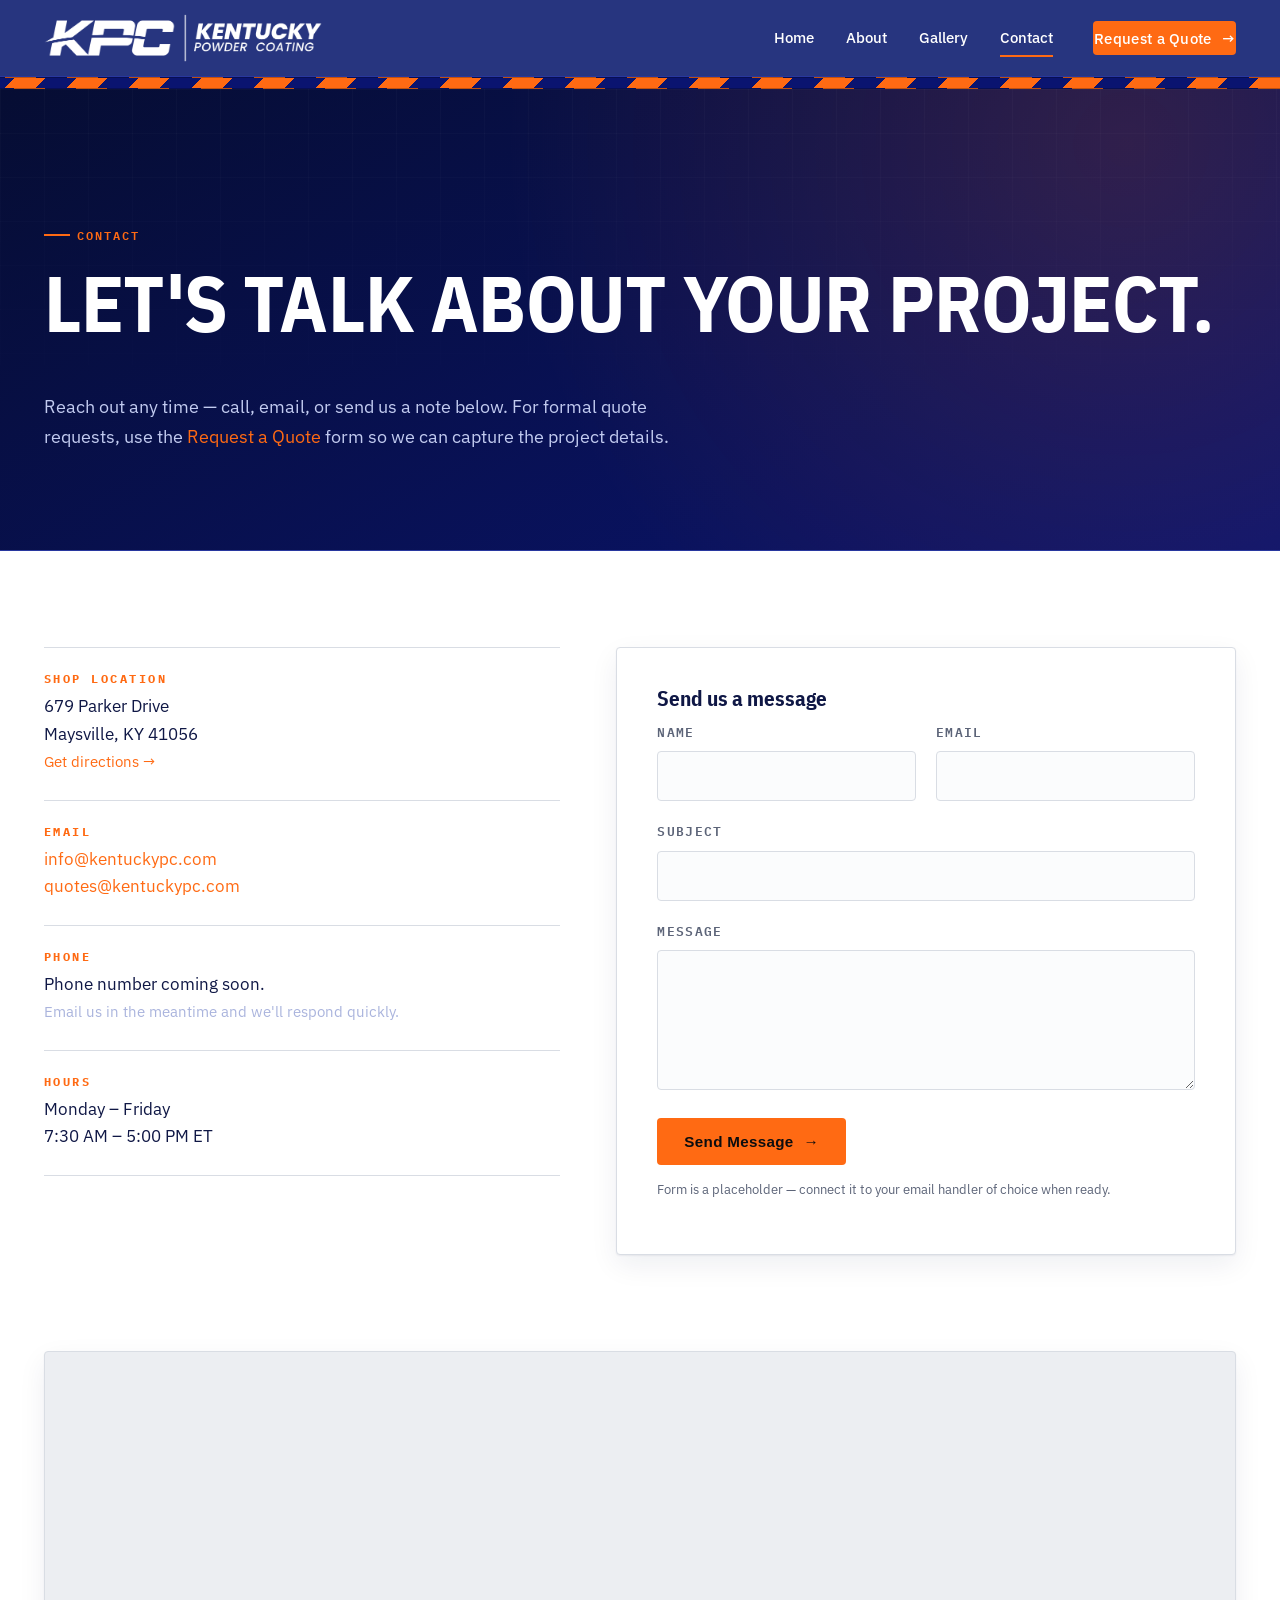
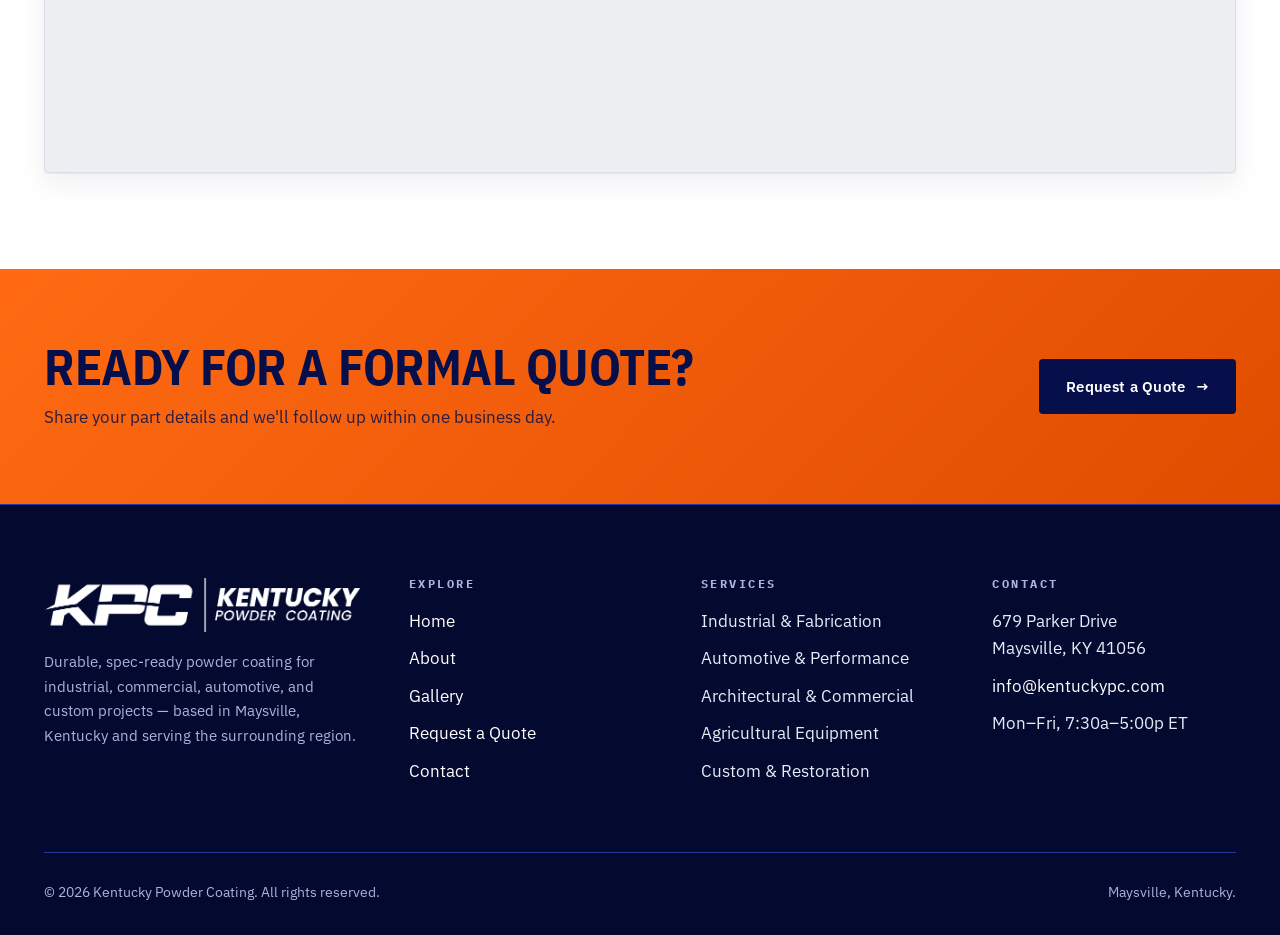
<file: contact.html>
<!doctype html>
<html lang="en">
<head>
  <meta charset="utf-8" />
  <meta name="viewport" content="width=device-width, initial-scale=1" />
  <title>Contact — Kentucky Powder Coating | 679 Parker Drive, Maysville, KY</title>
  <meta name="description" content="Contact Kentucky Powder Coating at 679 Parker Drive, Maysville, KY 41056. Email or send us a message — we'll respond within one business day." />
  <link rel="canonical" href="https://kentuckypc.com/contact.html" />
  <link rel="preconnect" href="https://fonts.googleapis.com" />
  <link rel="preconnect" href="https://fonts.gstatic.com" crossorigin />
  <link rel="stylesheet" href="https://fonts.googleapis.com/css2?family=IBM+Plex+Mono:wght@500;600;700&family=IBM+Plex+Sans:wght@400;500;600;700&family=IBM+Plex+Sans+Condensed:wght@600;700&display=swap" />
  <link rel="icon" href="favicon.ico" sizes="any" />
  <link rel="icon" type="image/png" href="assets/img/icon-512.png" />
  <link rel="apple-touch-icon" href="apple-touch-icon.png" />
  <link rel="stylesheet" href="assets/css/styles.css" />
</head>
<body>
  <header class="site-header">
    <div class="container nav">
      <a href="index.html" class="brand" aria-label="Kentucky Powder Coating">
        <img src="assets/img/logo.png" alt="Kentucky Powder Coating" class="brand-logo" />
      </a>
      <button class="nav-toggle" aria-label="Toggle menu" aria-expanded="false">
        <span></span><span></span><span></span>
      </button>
      <ul class="nav-links">
        <li><a href="index.html">Home</a></li>
        <li><a href="about.html">About</a></li>
        <li><a href="gallery.html">Gallery</a></li>
        <li><a href="contact.html" class="active">Contact</a></li>
        <li class="nav-cta"><a href="quote.html" class="btn btn-primary">Request a Quote <span class="arrow">→</span></a></li>
      </ul>
    </div>
  </header>

  <div class="hazard-strip" aria-hidden="true"></div>

  <main>
    <section class="page-hero">
      <div class="container">
        <span class="eyebrow">Contact</span>
        <h1>Let's talk about your project.</h1>
        <p class="lead">Reach out any time — call, email, or send us a note below. For formal
          quote requests, use the <a href="quote.html">Request a Quote</a> form so we can capture
          the project details.</p>
      </div>
    </section>

    <section>
      <div class="container contact-grid">
        <div class="contact-info reveal">
          <div class="block">
            <h4>Shop Location</h4>
            <p>679 Parker Drive<br/>Maysville, KY 41056<br/>
               <a href="https://www.google.com/maps/search/?api=1&amp;query=679+Parker+Drive+Maysville+KY+41056" target="_blank" rel="noopener" style="font-size:0.92rem;">Get directions →</a></p>
          </div>
          <div class="block">
            <h4>Email</h4>
            <p><a href="mailto:info@kentuckypc.com">info@kentuckypc.com</a><br/>
               <a href="mailto:quotes@kentuckypc.com">quotes@kentuckypc.com</a></p>
          </div>
          <div class="block">
            <h4>Phone</h4>
            <p>Phone number coming soon.<br/>
               <span style="color:var(--color-muted);font-size:0.92rem;">Email us in the meantime and we'll respond quickly.</span></p>
          </div>
          <div class="block">
            <h4>Hours</h4>
            <p>Monday – Friday<br/>7:30 AM – 5:00 PM ET</p>
          </div>
        </div>

        <form class="form reveal" action="#" method="post" onsubmit="return false;">
          <h3 style="margin-top:0;">Send us a message</h3>
          <div class="row">
            <div class="field">
              <label for="c-name">Name</label>
              <input id="c-name" name="name" type="text" required autocomplete="name" />
            </div>
            <div class="field">
              <label for="c-email">Email</label>
              <input id="c-email" name="email" type="email" required autocomplete="email" />
            </div>
          </div>
          <div class="field">
            <label for="c-subject">Subject</label>
            <input id="c-subject" name="subject" type="text" />
          </div>
          <div class="field">
            <label for="c-message">Message</label>
            <textarea id="c-message" name="message" required></textarea>
          </div>
          <button type="submit" class="btn btn-primary">Send Message <span class="arrow">→</span></button>
          <p class="field-hint" style="margin-top:14px;">
            Form is a placeholder — connect it to your email handler of choice when ready.
          </p>
        </form>
      </div>
    </section>

    <section style="padding-top:0;">
      <div class="container">
        <div class="map-embed reveal">
          <iframe
            title="Map to Kentucky Powder Coating — 679 Parker Drive, Maysville, KY 41056"
            src="https://www.google.com/maps?q=679+Parker+Drive,+Maysville,+KY+41056&output=embed"
            width="100%" height="420" style="border:0;display:block;" loading="lazy"
            referrerpolicy="no-referrer-when-downgrade" allowfullscreen></iframe>
        </div>
      </div>
    </section>

    <section class="cta-banner">
      <div class="container row">
        <div>
          <h2 class="mt-0 mb-0">Ready for a formal quote?</h2>
          <p>Share your part details and we'll follow up within one business day.</p>
        </div>
        <a href="quote.html" class="btn btn-primary">Request a Quote <span class="arrow">→</span></a>
      </div>
    </section>
  </main>

  <footer class="site-footer">
    <div class="container">
      <div class="footer-grid">
        <div>
          <a href="index.html" class="brand" style="margin-bottom:16px;" aria-label="Kentucky Powder Coating">
            <img src="assets/img/logo.png" alt="Kentucky Powder Coating" class="brand-logo" style="height:56px;" />
          </a>
          <p>Durable, spec-ready powder coating for industrial, commercial, automotive, and custom
            projects — based in Maysville, Kentucky and serving the surrounding region.</p>
        </div>
        <div>
          <h4>Explore</h4>
          <ul>
            <li><a href="index.html">Home</a></li>
            <li><a href="about.html">About</a></li>
            <li><a href="gallery.html">Gallery</a></li>
            <li><a href="quote.html">Request a Quote</a></li>
            <li><a href="contact.html">Contact</a></li>
          </ul>
        </div>
        <div>
          <h4>Services</h4>
          <ul>
            <li>Industrial & Fabrication</li>
            <li>Automotive & Performance</li>
            <li>Architectural & Commercial</li>
            <li>Agricultural Equipment</li>
            <li>Custom & Restoration</li>
          </ul>
        </div>
        <div>
          <h4>Contact</h4>
          <ul>
            <li>679 Parker Drive<br/>Maysville, KY 41056</li>
            <li><a href="mailto:info@kentuckypc.com">info@kentuckypc.com</a></li>
            <li>Mon–Fri, 7:30a–5:00p ET</li>
          </ul>
        </div>
      </div>
      <div class="footer-bottom">
        <span>© <span id="year"></span> Kentucky Powder Coating. All rights reserved.</span>
        <span>Maysville, Kentucky.</span>
      </div>
    </div>
  </footer>

  <script>document.getElementById("year").textContent = new Date().getFullYear();</script>
  <script src="assets/js/main.js"></script>
</body>
</html>
</file>
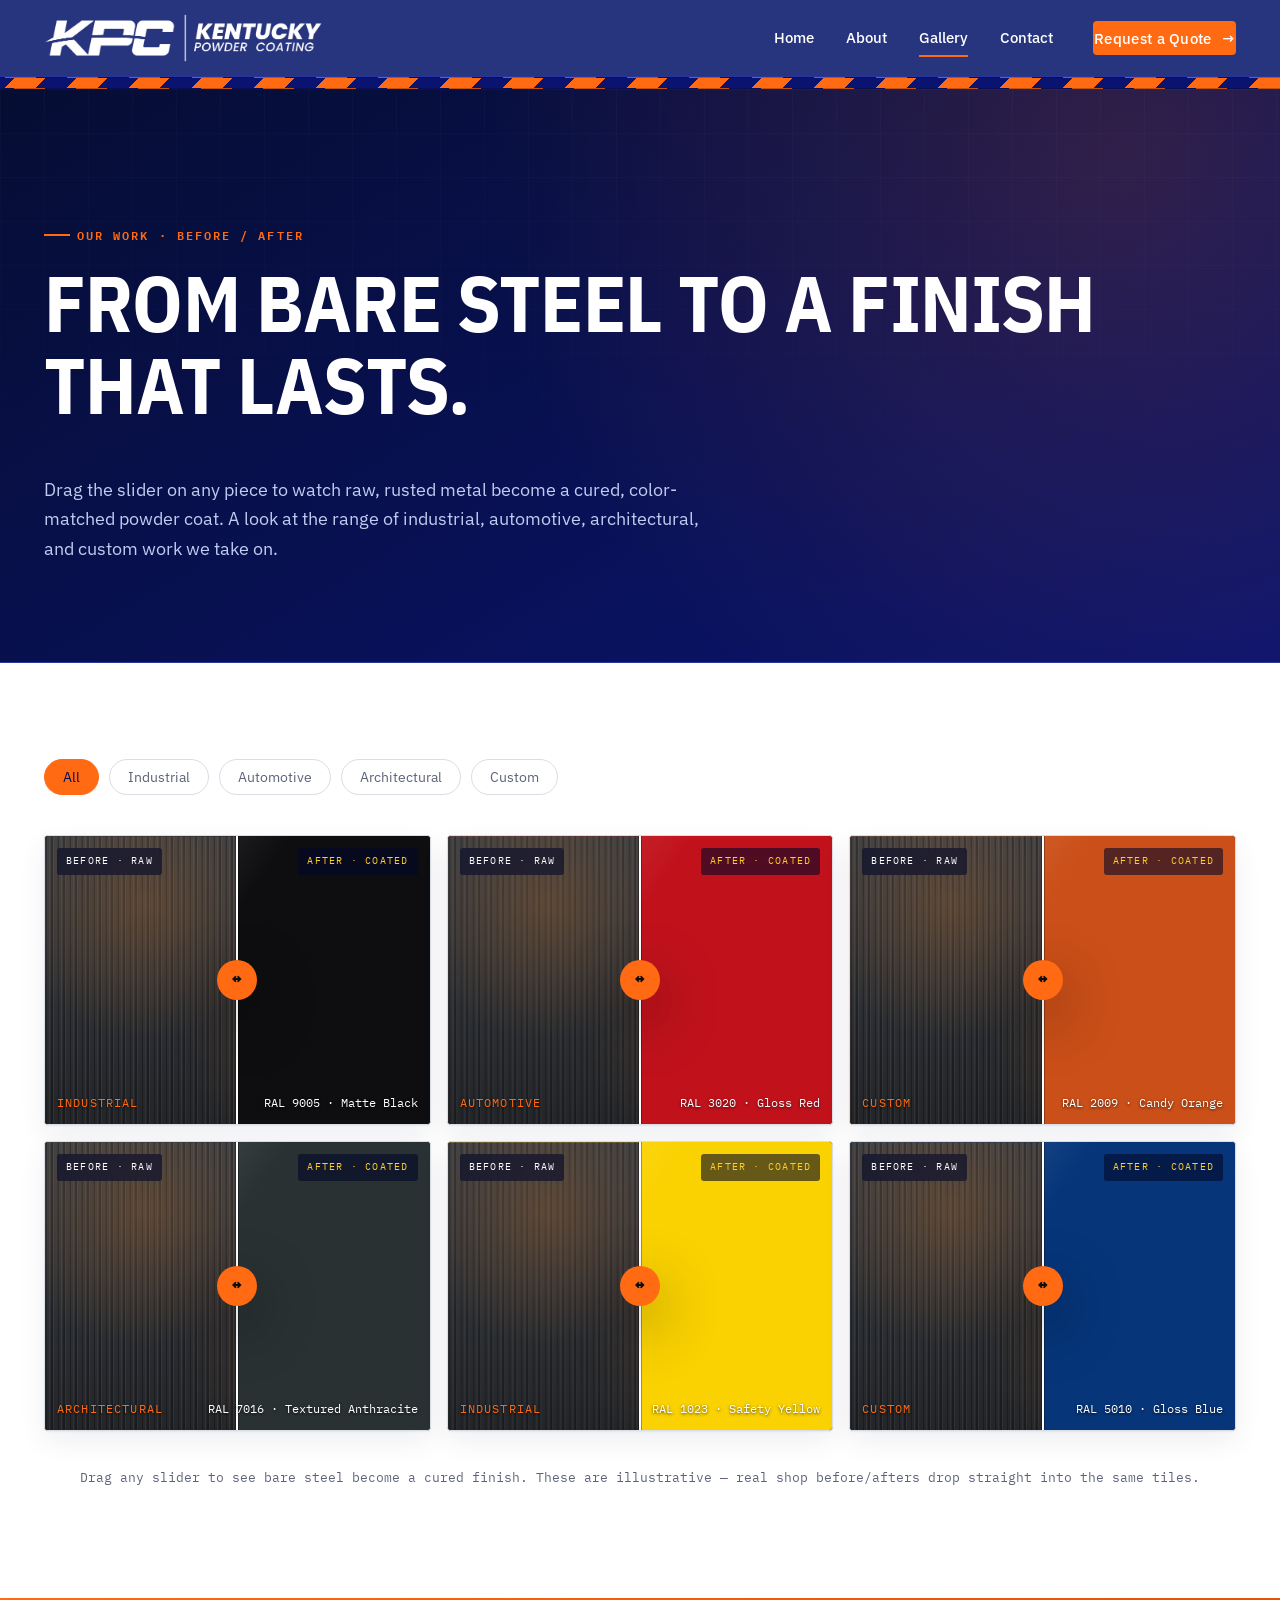
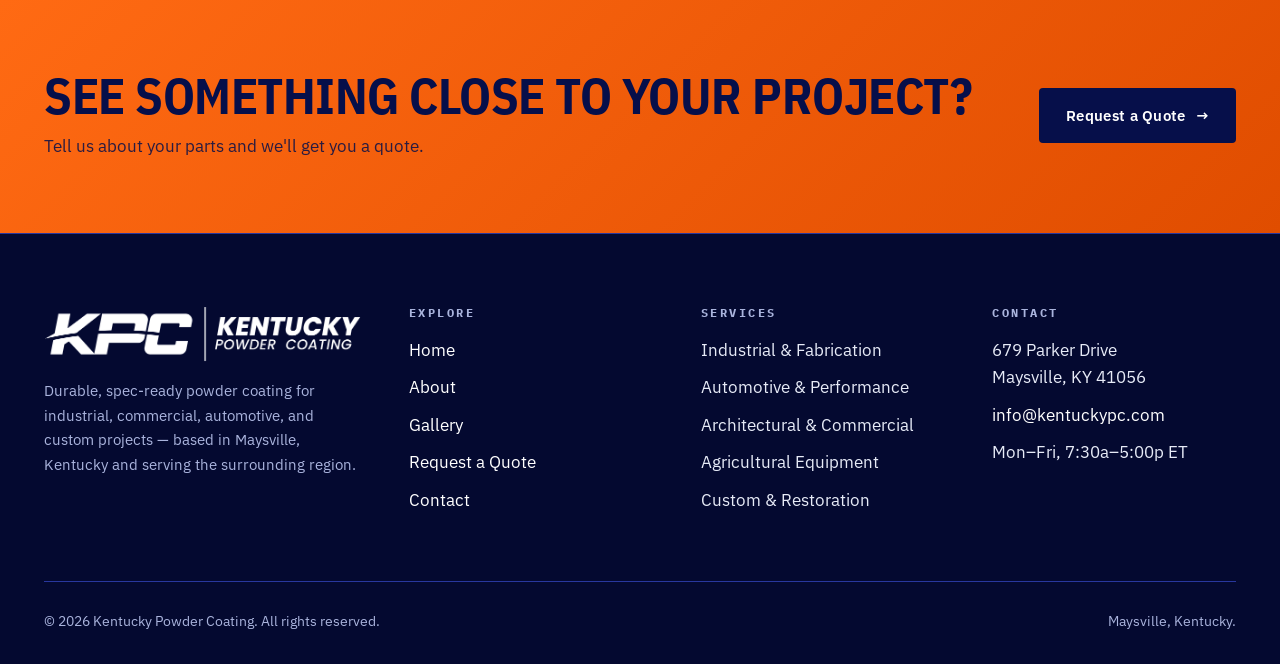
<file: gallery.html>
<!doctype html>
<html lang="en">
<head>
  <meta charset="utf-8" />
  <meta name="viewport" content="width=device-width, initial-scale=1" />
  <title>Gallery — Kentucky Powder Coating | Maysville, KY</title>
  <meta name="description" content="A look at recent powder coating projects from our Maysville, KY shop — industrial fabrication, automotive, architectural, and custom finishes." />
  <link rel="canonical" href="https://kentuckypc.com/gallery.html" />
  <link rel="preconnect" href="https://fonts.googleapis.com" />
  <link rel="preconnect" href="https://fonts.gstatic.com" crossorigin />
  <link rel="stylesheet" href="https://fonts.googleapis.com/css2?family=IBM+Plex+Mono:wght@500;600;700&family=IBM+Plex+Sans:wght@400;500;600;700&family=IBM+Plex+Sans+Condensed:wght@600;700&display=swap" />
  <link rel="icon" href="favicon.ico" sizes="any" />
  <link rel="icon" type="image/png" href="assets/img/icon-512.png" />
  <link rel="apple-touch-icon" href="apple-touch-icon.png" />
  <link rel="stylesheet" href="assets/css/styles.css" />
</head>
<body>
  <header class="site-header">
    <div class="container nav">
      <a href="index.html" class="brand" aria-label="Kentucky Powder Coating">
        <img src="assets/img/logo.png" alt="Kentucky Powder Coating" class="brand-logo" />
      </a>
      <button class="nav-toggle" aria-label="Toggle menu" aria-expanded="false">
        <span></span><span></span><span></span>
      </button>
      <ul class="nav-links">
        <li><a href="index.html">Home</a></li>
        <li><a href="about.html">About</a></li>
        <li><a href="gallery.html" class="active">Gallery</a></li>
        <li><a href="contact.html">Contact</a></li>
        <li class="nav-cta"><a href="quote.html" class="btn btn-primary">Request a Quote <span class="arrow">→</span></a></li>
      </ul>
    </div>
  </header>

  <div class="hazard-strip" aria-hidden="true"></div>

  <main>
    <section class="page-hero">
      <div class="container">
        <span class="eyebrow">Our Work · Before / After</span>
        <h1>From bare steel to a finish that lasts.</h1>
        <p class="lead">Drag the slider on any piece to watch raw, rusted metal become a cured,
          color-matched powder coat. A look at the range of industrial, automotive, architectural,
          and custom work we take on.</p>
      </div>
    </section>

    <section>
      <div class="container">
        <div class="gallery-filters reveal">
          <button data-filter="all" class="active">All</button>
          <button data-filter="industrial">Industrial</button>
          <button data-filter="automotive">Automotive</button>
          <button data-filter="architectural">Architectural</button>
          <button data-filter="custom">Custom</button>
        </div>

        <div class="ba-grid">
          <div class="ba reveal" data-category="industrial" style="--pos:50%">
            <div class="ba-layer ba-after" style="background-color:#0E0E10"></div>
            <div class="ba-layer ba-before"></div>
            <div class="ba-divider"></div>
            <input class="ba-range" type="range" min="0" max="100" value="50" aria-label="Structural weldment — drag to compare bare steel and coated finish" />
            <div class="ba-handle" aria-hidden="true">↔</div>
            <span class="ba-tag b">Before · Raw</span>
            <span class="ba-tag a">After · Coated</span>
            <div class="ba-meta"><span class="cat">Industrial</span><span>RAL 9005 · Matte Black</span></div>
          </div>
          <div class="ba reveal" data-category="automotive" style="--pos:50%">
            <div class="ba-layer ba-after" style="background-color:#C1121C"></div>
            <div class="ba-layer ba-before"></div>
            <div class="ba-divider"></div>
            <input class="ba-range" type="range" min="0" max="100" value="50" aria-label="Suspension set — drag to compare bare steel and coated finish" />
            <div class="ba-handle" aria-hidden="true">↔</div>
            <span class="ba-tag b">Before · Raw</span>
            <span class="ba-tag a">After · Coated</span>
            <div class="ba-meta"><span class="cat">Automotive</span><span>RAL 3020 · Gloss Red</span></div>
          </div>
          <div class="ba reveal" data-category="custom" style="--pos:50%">
            <div class="ba-layer ba-after" style="background-color:#CB4F18"></div>
            <div class="ba-layer ba-before"></div>
            <div class="ba-divider"></div>
            <input class="ba-range" type="range" min="0" max="100" value="50" aria-label="Motorcycle frame — drag to compare bare steel and coated finish" />
            <div class="ba-handle" aria-hidden="true">↔</div>
            <span class="ba-tag b">Before · Raw</span>
            <span class="ba-tag a">After · Coated</span>
            <div class="ba-meta"><span class="cat">Custom</span><span>RAL 2009 · Candy Orange</span></div>
          </div>
          <div class="ba reveal" data-category="architectural" style="--pos:50%">
            <div class="ba-layer ba-after" style="background-color:#293133"></div>
            <div class="ba-layer ba-before"></div>
            <div class="ba-divider"></div>
            <input class="ba-range" type="range" min="0" max="100" value="50" aria-label="Railings — drag to compare bare steel and coated finish" />
            <div class="ba-handle" aria-hidden="true">↔</div>
            <span class="ba-tag b">Before · Raw</span>
            <span class="ba-tag a">After · Coated</span>
            <div class="ba-meta"><span class="cat">Architectural</span><span>RAL 7016 · Textured Anthracite</span></div>
          </div>
          <div class="ba reveal" data-category="industrial" style="--pos:50%">
            <div class="ba-layer ba-after" style="background-color:#FAD201"></div>
            <div class="ba-layer ba-before"></div>
            <div class="ba-divider"></div>
            <input class="ba-range" type="range" min="0" max="100" value="50" aria-label="Equipment skid — drag to compare bare steel and coated finish" />
            <div class="ba-handle" aria-hidden="true">↔</div>
            <span class="ba-tag b">Before · Raw</span>
            <span class="ba-tag a">After · Coated</span>
            <div class="ba-meta"><span class="cat">Industrial</span><span>RAL 1023 · Safety Yellow</span></div>
          </div>
          <div class="ba reveal" data-category="custom" style="--pos:50%">
            <div class="ba-layer ba-after" style="background-color:#06357A"></div>
            <div class="ba-layer ba-before"></div>
            <div class="ba-divider"></div>
            <input class="ba-range" type="range" min="0" max="100" value="50" aria-label="Trailer frame — drag to compare bare steel and coated finish" />
            <div class="ba-handle" aria-hidden="true">↔</div>
            <span class="ba-tag b">Before · Raw</span>
            <span class="ba-tag a">After · Coated</span>
            <div class="ba-meta"><span class="cat">Custom</span><span>RAL 5010 · Gloss Blue</span></div>
          </div>
        </div>

        <p class="text-center" style="margin-top:36px;font-family:var(--font-mono);font-size:0.82rem;color:var(--ink-soft);">
          Drag any slider to see bare steel become a cured finish. These are illustrative —
          real shop before/afters drop straight into the same tiles.
        </p>
      </div>
    </section>

    <section class="cta-banner">
      <div class="container row">
        <div>
          <h2 class="mt-0 mb-0">See something close to your project?</h2>
          <p>Tell us about your parts and we'll get you a quote.</p>
        </div>
        <a href="quote.html" class="btn btn-primary">Request a Quote <span class="arrow">→</span></a>
      </div>
    </section>
  </main>

  <footer class="site-footer">
    <div class="container">
      <div class="footer-grid">
        <div>
          <a href="index.html" class="brand" style="margin-bottom:16px;" aria-label="Kentucky Powder Coating">
            <img src="assets/img/logo.png" alt="Kentucky Powder Coating" class="brand-logo" style="height:56px;" />
          </a>
          <p>Durable, spec-ready powder coating for industrial, commercial, automotive, and custom
            projects — based in Maysville, Kentucky and serving the surrounding region.</p>
        </div>
        <div>
          <h4>Explore</h4>
          <ul>
            <li><a href="index.html">Home</a></li>
            <li><a href="about.html">About</a></li>
            <li><a href="gallery.html">Gallery</a></li>
            <li><a href="quote.html">Request a Quote</a></li>
            <li><a href="contact.html">Contact</a></li>
          </ul>
        </div>
        <div>
          <h4>Services</h4>
          <ul>
            <li>Industrial & Fabrication</li>
            <li>Automotive & Performance</li>
            <li>Architectural & Commercial</li>
            <li>Agricultural Equipment</li>
            <li>Custom & Restoration</li>
          </ul>
        </div>
        <div>
          <h4>Contact</h4>
          <ul>
            <li>679 Parker Drive<br/>Maysville, KY 41056</li>
            <li><a href="mailto:info@kentuckypc.com">info@kentuckypc.com</a></li>
            <li>Mon–Fri, 7:30a–5:00p ET</li>
          </ul>
        </div>
      </div>
      <div class="footer-bottom">
        <span>© <span id="year"></span> Kentucky Powder Coating. All rights reserved.</span>
        <span>Maysville, Kentucky.</span>
      </div>
    </div>
  </footer>

  <script>document.getElementById("year").textContent = new Date().getFullYear();</script>
  <script src="assets/js/main.js"></script>
</body>
</html>
</file>
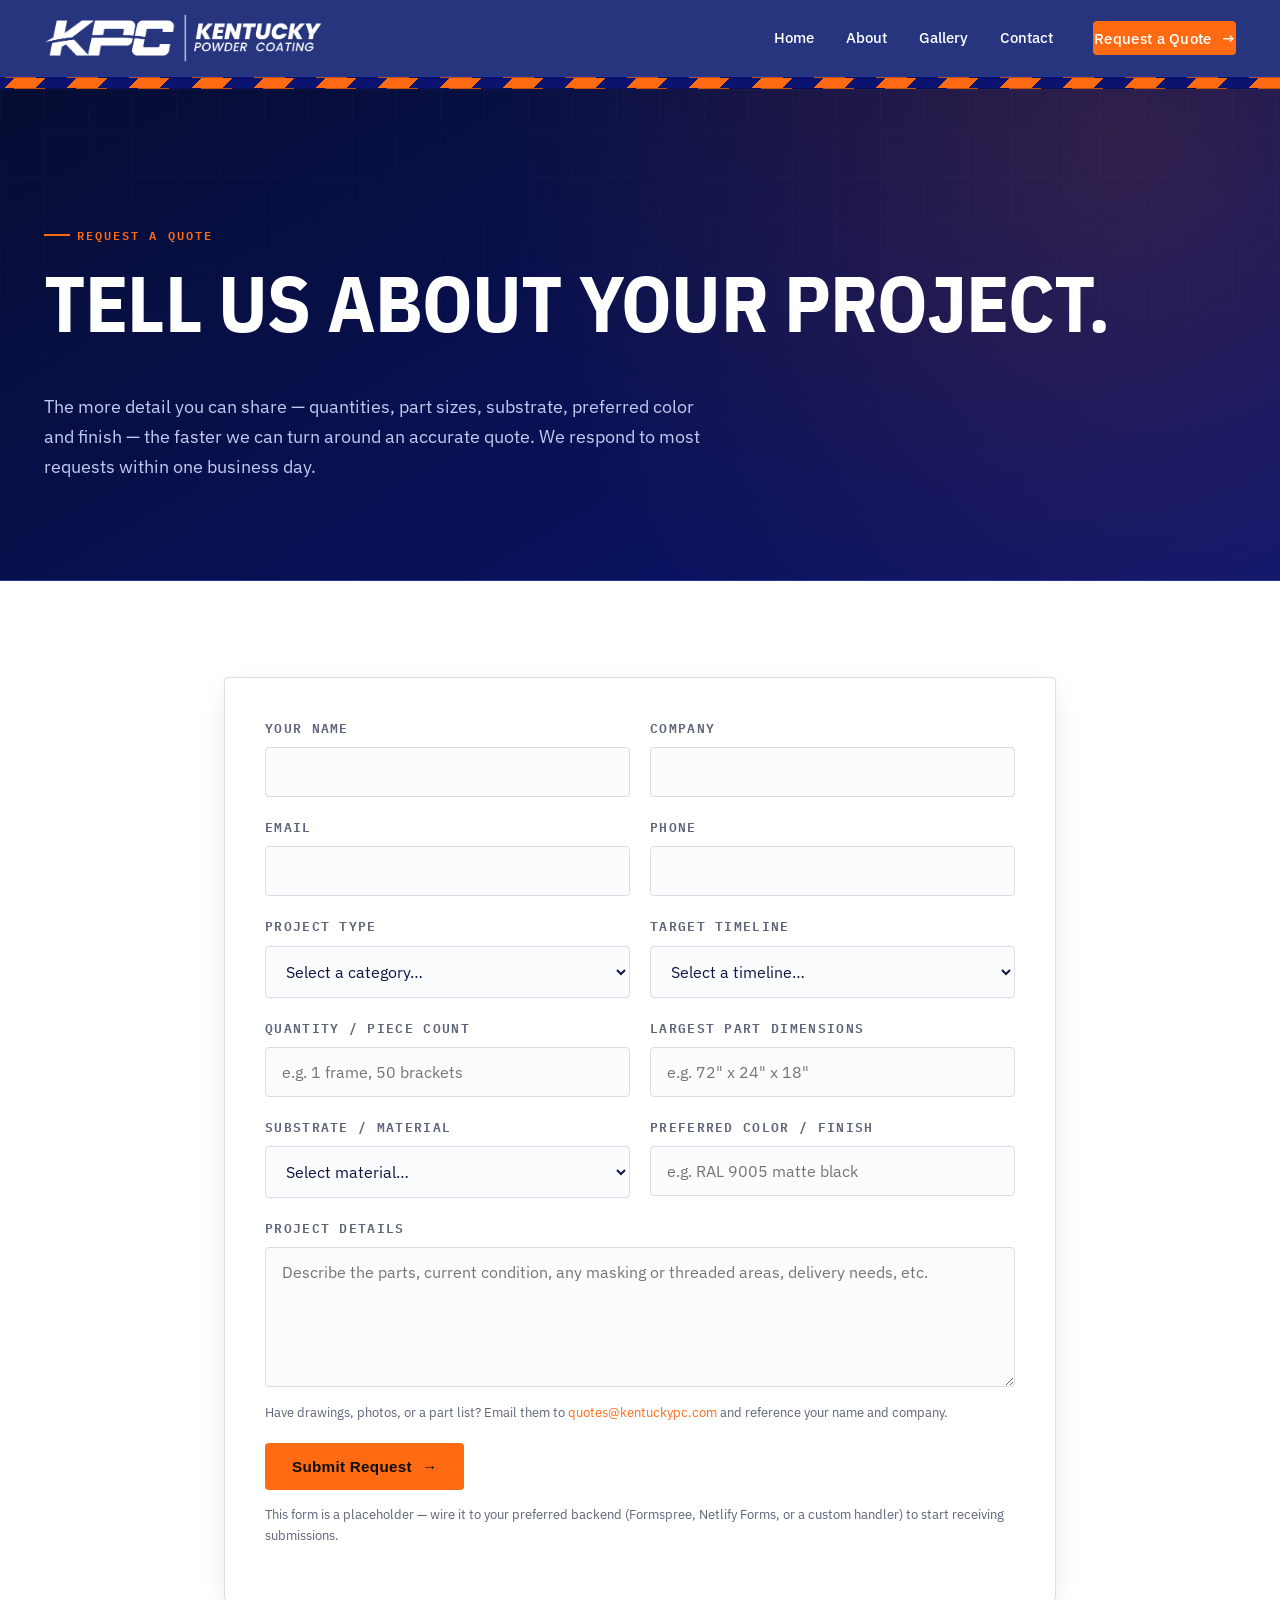
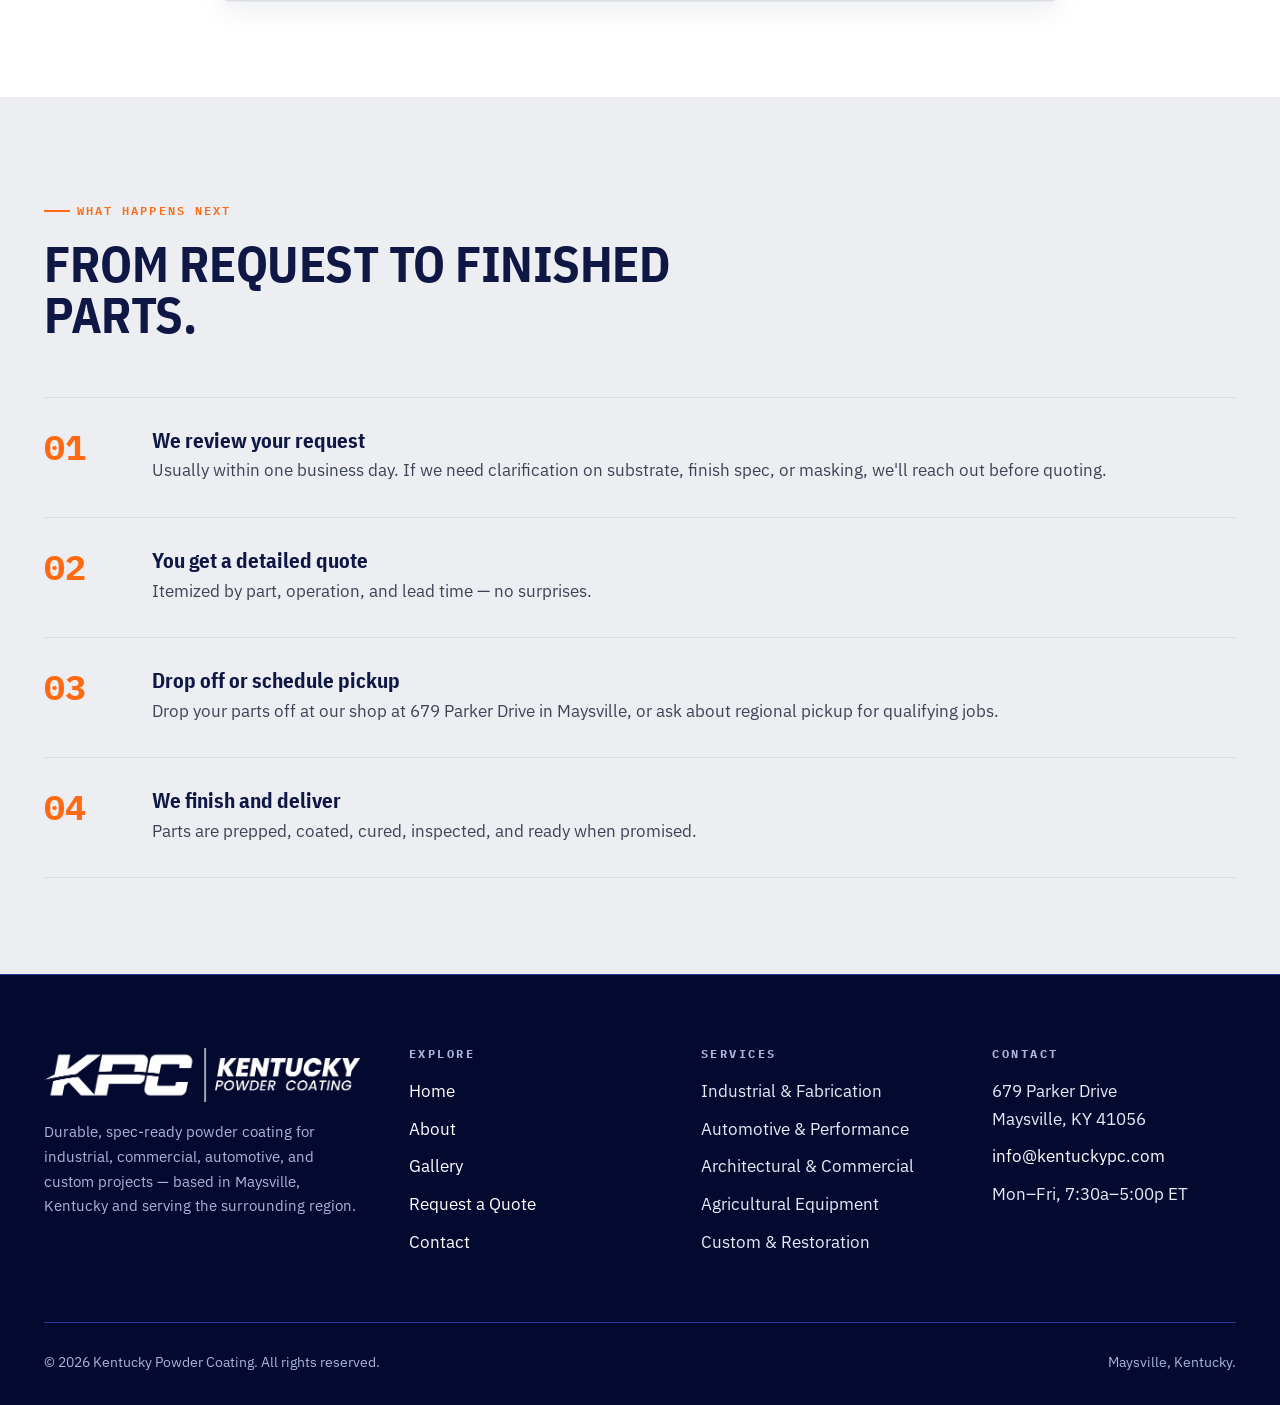
<file: quote.html>
<!doctype html>
<html lang="en">
<head>
  <meta charset="utf-8" />
  <meta name="viewport" content="width=device-width, initial-scale=1" />
  <title>Request a Quote — Kentucky Powder Coating | Maysville, KY</title>
  <meta name="description" content="Request a free powder coating quote from our Maysville, KY shop. Tell us about your parts, quantity, color, and timeline — we'll follow up within one business day." />
  <link rel="canonical" href="https://kentuckypc.com/quote.html" />
  <link rel="preconnect" href="https://fonts.googleapis.com" />
  <link rel="preconnect" href="https://fonts.gstatic.com" crossorigin />
  <link rel="stylesheet" href="https://fonts.googleapis.com/css2?family=IBM+Plex+Mono:wght@500;600;700&family=IBM+Plex+Sans:wght@400;500;600;700&family=IBM+Plex+Sans+Condensed:wght@600;700&display=swap" />
  <link rel="icon" href="favicon.ico" sizes="any" />
  <link rel="icon" type="image/png" href="assets/img/icon-512.png" />
  <link rel="apple-touch-icon" href="apple-touch-icon.png" />
  <link rel="stylesheet" href="assets/css/styles.css" />
</head>
<body>
  <header class="site-header">
    <div class="container nav">
      <a href="index.html" class="brand" aria-label="Kentucky Powder Coating">
        <img src="assets/img/logo.png" alt="Kentucky Powder Coating" class="brand-logo" />
      </a>
      <button class="nav-toggle" aria-label="Toggle menu" aria-expanded="false">
        <span></span><span></span><span></span>
      </button>
      <ul class="nav-links">
        <li><a href="index.html">Home</a></li>
        <li><a href="about.html">About</a></li>
        <li><a href="gallery.html">Gallery</a></li>
        <li><a href="contact.html">Contact</a></li>
        <li class="nav-cta"><a href="quote.html" class="btn btn-primary active">Request a Quote <span class="arrow">→</span></a></li>
      </ul>
    </div>
  </header>

  <div class="hazard-strip" aria-hidden="true"></div>

  <main>
    <section class="page-hero">
      <div class="container">
        <span class="eyebrow">Request a Quote</span>
        <h1>Tell us about your project.</h1>
        <p class="lead">The more detail you can share — quantities, part sizes, substrate,
          preferred color and finish — the faster we can turn around an accurate quote.
          We respond to most requests within one business day.</p>
      </div>
    </section>

    <section>
      <div class="container" style="max-width:880px;">
        <form class="form reveal" action="#" method="post" onsubmit="return false;">
          <div class="row">
            <div class="field">
              <label for="name">Your Name</label>
              <input id="name" name="name" type="text" required autocomplete="name" />
            </div>
            <div class="field">
              <label for="company">Company</label>
              <input id="company" name="company" type="text" autocomplete="organization" />
            </div>
          </div>

          <div class="row">
            <div class="field">
              <label for="email">Email</label>
              <input id="email" name="email" type="email" required autocomplete="email" />
            </div>
            <div class="field">
              <label for="phone">Phone</label>
              <input id="phone" name="phone" type="tel" autocomplete="tel" />
            </div>
          </div>

          <div class="row">
            <div class="field">
              <label for="project-type">Project Type</label>
              <select id="project-type" name="project_type" required>
                <option value="">Select a category…</option>
                <option>Industrial / Fabrication</option>
                <option>Automotive / Performance</option>
                <option>Architectural / Commercial</option>
                <option>Agricultural Equipment</option>
                <option>Custom / Restoration</option>
                <option>Other</option>
              </select>
            </div>
            <div class="field">
              <label for="timeline">Target Timeline</label>
              <select id="timeline" name="timeline">
                <option value="">Select a timeline…</option>
                <option>ASAP / Rush</option>
                <option>Within 2 weeks</option>
                <option>Within 1 month</option>
                <option>Flexible</option>
              </select>
            </div>
          </div>

          <div class="row">
            <div class="field">
              <label for="quantity">Quantity / Piece Count</label>
              <input id="quantity" name="quantity" type="text" placeholder="e.g. 1 frame, 50 brackets" />
            </div>
            <div class="field">
              <label for="size">Largest Part Dimensions</label>
              <input id="size" name="size" type="text" placeholder='e.g. 72" x 24" x 18"' />
            </div>
          </div>

          <div class="row">
            <div class="field">
              <label for="substrate">Substrate / Material</label>
              <select id="substrate" name="substrate">
                <option value="">Select material…</option>
                <option>Steel (mild)</option>
                <option>Steel (stainless)</option>
                <option>Aluminum</option>
                <option>Cast iron</option>
                <option>Mixed / multiple</option>
                <option>Unsure</option>
              </select>
            </div>
            <div class="field">
              <label for="color">Preferred Color / Finish</label>
              <input id="color" name="color" type="text" placeholder="e.g. RAL 9005 matte black" />
            </div>
          </div>

          <div class="field">
            <label for="details">Project Details</label>
            <textarea id="details" name="details" placeholder="Describe the parts, current condition, any masking or threaded areas, delivery needs, etc." required></textarea>
            <p class="field-hint">Have drawings, photos, or a part list? Email them to <a href="mailto:quotes@kentuckypc.com">quotes@kentuckypc.com</a> and reference your name and company.</p>
          </div>

          <button type="submit" class="btn btn-primary">Submit Request <span class="arrow">→</span></button>
          <p class="field-hint" style="margin-top:14px;">
            This form is a placeholder — wire it to your preferred backend (Formspree, Netlify Forms, or a custom handler) to start receiving submissions.
          </p>
        </form>
      </div>
    </section>

    <section class="alt">
      <div class="container">
        <div class="section-head reveal">
          <span class="eyebrow">What Happens Next</span>
          <h2>From request to finished parts.</h2>
        </div>
        <div class="steps">
          <div class="step reveal">
            <div class="num">01</div>
            <div>
              <h3>We review your request</h3>
              <p>Usually within one business day. If we need clarification on substrate,
                finish spec, or masking, we'll reach out before quoting.</p>
            </div>
          </div>
          <div class="step reveal">
            <div class="num">02</div>
            <div>
              <h3>You get a detailed quote</h3>
              <p>Itemized by part, operation, and lead time — no surprises.</p>
            </div>
          </div>
          <div class="step reveal">
            <div class="num">03</div>
            <div>
              <h3>Drop off or schedule pickup</h3>
              <p>Drop your parts off at our shop at 679 Parker Drive in Maysville, or ask about regional pickup for qualifying jobs.</p>
            </div>
          </div>
          <div class="step reveal">
            <div class="num">04</div>
            <div>
              <h3>We finish and deliver</h3>
              <p>Parts are prepped, coated, cured, inspected, and ready when promised.</p>
            </div>
          </div>
        </div>
      </div>
    </section>
  </main>

  <footer class="site-footer">
    <div class="container">
      <div class="footer-grid">
        <div>
          <a href="index.html" class="brand" style="margin-bottom:16px;" aria-label="Kentucky Powder Coating">
            <img src="assets/img/logo.png" alt="Kentucky Powder Coating" class="brand-logo" style="height:56px;" />
          </a>
          <p>Durable, spec-ready powder coating for industrial, commercial, automotive, and custom
            projects — based in Maysville, Kentucky and serving the surrounding region.</p>
        </div>
        <div>
          <h4>Explore</h4>
          <ul>
            <li><a href="index.html">Home</a></li>
            <li><a href="about.html">About</a></li>
            <li><a href="gallery.html">Gallery</a></li>
            <li><a href="quote.html">Request a Quote</a></li>
            <li><a href="contact.html">Contact</a></li>
          </ul>
        </div>
        <div>
          <h4>Services</h4>
          <ul>
            <li>Industrial & Fabrication</li>
            <li>Automotive & Performance</li>
            <li>Architectural & Commercial</li>
            <li>Agricultural Equipment</li>
            <li>Custom & Restoration</li>
          </ul>
        </div>
        <div>
          <h4>Contact</h4>
          <ul>
            <li>679 Parker Drive<br/>Maysville, KY 41056</li>
            <li><a href="mailto:info@kentuckypc.com">info@kentuckypc.com</a></li>
            <li>Mon–Fri, 7:30a–5:00p ET</li>
          </ul>
        </div>
      </div>
      <div class="footer-bottom">
        <span>© <span id="year"></span> Kentucky Powder Coating. All rights reserved.</span>
        <span>Maysville, Kentucky.</span>
      </div>
    </div>
  </footer>

  <script>document.getElementById("year").textContent = new Date().getFullYear();</script>
  <script src="assets/js/main.js"></script>
</body>
</html>
</file>
<file: assets/css/styles.css>
/* Kentucky Powder Coating — modern industrial stylesheet */

:root {
  --color-bg: #0a1470;            /* brand navy (matches KPC logo) */
  --color-bg-deep: #060d45;       /* deeper navy for alt sections */
  --color-bg-alt: #060d45;
  --color-surface: #111d7e;       /* elevated navy for cards */
  --color-border: #28379e;        /* navy border, visible but subtle */
  --color-text: #ffffff;
  --color-muted: #aab4dd;
  --color-accent: #ff6a13;        /* cure-oven / safety orange */
  --color-accent-hover: #ff8638;
  --color-accent-soft: rgba(255, 106, 19, 0.16);
  --color-steel: #7d8288;         /* brand steel gray (from logo) */
  --color-steel-light: #aab0b6;
  --color-steel-soft: rgba(125, 130, 136, 0.16);
  --color-yellow: #ffce26;        /* hazard / safety yellow */
  /* light-theme tokens for body sections (hybrid look) */
  --paper: #ffffff;               /* base section background */
  --paper-alt: #eceef2;           /* alternating light-steel background */
  --ink: #0f1745;                 /* headings — deep navy */
  --ink-body: #3d4456;            /* body copy */
  --ink-soft: #5c6478;            /* muted copy on light */
  --line: #d9dde4;                /* light borders */
  --muted-on-dark: #c2cbf0;       /* readable muted text on navy sections */
  --shadow-card: 0 1px 2px rgba(16,23,69,0.06), 0 10px 28px rgba(16,23,69,0.07);
  --shadow-card-hover: 0 2px 4px rgba(16,23,69,0.08), 0 18px 40px rgba(16,23,69,0.12);
  --max-w: 1240px;
  --radius: 4px;
  /* type system — IBM Plex: Condensed (display) · Sans (body) · Mono (specs) */
  --font-display: "IBM Plex Sans Condensed", "Arial Narrow", sans-serif;
  --font-body: "IBM Plex Sans", system-ui, "Helvetica Neue", Arial, sans-serif;
  --font-mono: "IBM Plex Mono", ui-monospace, "SFMono-Regular", Menlo, monospace;
  --ease: cubic-bezier(0.22, 1, 0.36, 1);
  --shadow-lg: 0 20px 60px rgba(0, 0, 0, 0.45);
  /* diagonal hazard stripes (orange ⁄ navy) */
  --hazard: repeating-linear-gradient(-45deg, var(--color-accent) 0 22px, #0a1470 22px 44px);
  --hazard-yellow: repeating-linear-gradient(-45deg, var(--color-yellow) 0 22px, #11161f 22px 44px);
}

* { box-sizing: border-box; }

html { scroll-behavior: smooth; }

body {
  margin: 0;
  font-family: var(--font-body);
  font-size: 17px;
  line-height: 1.62;
  color: var(--ink-body);
  background: var(--paper);
  -webkit-font-smoothing: antialiased;
  text-rendering: optimizeLegibility;
}

img { max-width: 100%; display: block; }

a { color: var(--color-accent); text-decoration: none; transition: color 0.2s var(--ease); }
a:hover { color: var(--color-accent-hover); }

h1, h2, h3, h4 {
  font-family: var(--font-display);
  font-weight: 700;
  line-height: 1.04;
  letter-spacing: -0.01em;
  margin: 0 0 0.6em;
  color: var(--ink);
  text-transform: uppercase;
}

h1 { font-size: clamp(2.7rem, 6.2vw, 5rem); }
h2 { font-size: clamp(2rem, 4vw, 3.1rem); }
h3 { font-size: 1.3rem; letter-spacing: 0; text-transform: none; }
h4 { text-transform: none; }

p { margin: 0 0 1em; color: var(--ink-body); }
p.lead { font-size: 1.15rem; color: var(--ink); max-width: 60ch; }

.container {
  width: 100%;
  max-width: var(--max-w);
  margin: 0 auto;
  padding: 0 24px;
}

.eyebrow {
  display: inline-flex;
  align-items: center;
  gap: 0.6em;
  font-family: var(--font-mono);
  font-size: 0.72rem;
  letter-spacing: 0.18em;
  text-transform: uppercase;
  color: var(--color-accent);
  font-weight: 600;
  margin-bottom: 1.1rem;
}
/* spec-sheet tick before each eyebrow label */
.eyebrow::before {
  content: "";
  width: 26px;
  height: 2px;
  background: var(--color-accent);
  display: inline-block;
}

/* mono treatment for all uppercase data/labels (spec-sheet feel) */
.field label,
.footer-grid h4,
.contact-info h4,
.hero-meta .stat span,
.gallery-item .overlay span { font-family: var(--font-mono); }

/* ---------- Buttons ---------- */
.btn {
  display: inline-flex;
  align-items: center;
  gap: 10px;
  padding: 14px 26px;
  border-radius: var(--radius);
  font-weight: 600;
  font-size: 0.95rem;
  letter-spacing: 0.02em;
  border: 1px solid transparent;
  cursor: pointer;
  transition: all 0.25s var(--ease);
  text-decoration: none;
}
.btn-primary {
  background: var(--color-accent);
  color: #0c0d0f;
}
.btn-primary:hover {
  background: var(--color-accent-hover);
  color: #0c0d0f;
  transform: translateY(-2px);
}
.btn-outline {
  background: transparent;
  color: var(--color-text);
  border-color: var(--color-border);
}
.btn-outline:hover {
  border-color: var(--color-accent);
  color: var(--color-accent);
}
.btn .arrow { transition: transform 0.25s var(--ease); }
.btn:hover .arrow { transform: translateX(4px); }

/* ---------- Header / Nav ---------- */
.site-header {
  position: sticky;
  top: 0;
  z-index: 50;
  background: rgba(10, 26, 110, 0.88);
  backdrop-filter: saturate(150%) blur(12px);
  -webkit-backdrop-filter: saturate(150%) blur(12px);
  border-bottom: 1px solid var(--color-border);
}
.nav {
  display: flex;
  align-items: center;
  justify-content: space-between;
  height: 76px;
  transition: height 0.25s var(--ease);
}
.site-header.scrolled {
  background: rgba(6, 13, 69, 0.97);
  box-shadow: 0 6px 24px rgba(0, 0, 0, 0.28);
}
.site-header.scrolled .nav { height: 62px; }
.site-header.scrolled .brand-logo { height: 38px; }
.brand {
  display: flex;
  align-items: center;
  gap: 12px;
  color: var(--color-text);
  font-family: var(--font-display);
  font-weight: 700;
  letter-spacing: -0.01em;
  text-decoration: none;
}
.brand-mark {
  width: 36px; height: 36px;
  display: inline-grid;
  place-items: center;
  background: #ffffff;
  color: var(--color-bg);
  border-radius: 6px;
  font-weight: 800;
  font-size: 0.95rem;
  letter-spacing: -0.02em;
}
.brand-logo {
  height: 44px;
  width: auto;
  display: block;
  transition: height 0.25s var(--ease);
}
.brand-text { font-size: 1.02rem; line-height: 1.1; }
.brand-text small {
  display: block;
  font-size: 0.68rem;
  letter-spacing: 0.18em;
  color: var(--color-muted);
  font-weight: 500;
  text-transform: uppercase;
}

.nav-links {
  display: flex;
  align-items: center;
  gap: 32px;
  list-style: none;
  margin: 0; padding: 0;
}
.nav-links a {
  color: var(--color-text);
  font-weight: 500;
  font-size: 0.95rem;
  position: relative;
  padding: 4px 0;
}
.nav-links a:hover { color: var(--color-accent); }
.nav-links a:not(.btn)::after {
  content: "";
  position: absolute;
  left: 0; right: 0; bottom: -6px;
  height: 2px;
  background: var(--color-accent);
  transform: scaleX(0);
  transform-origin: left center;
  transition: transform 0.25s var(--ease);
}
.nav-links a:not(.btn):hover::after,
.nav-links a.active::after { transform: scaleX(1); }

.nav-cta { margin-left: 8px; }

.nav-toggle {
  display: none;
  background: none; border: 0;
  width: 40px; height: 40px;
  color: var(--color-text);
  cursor: pointer;
}
.nav-toggle span {
  display: block; width: 22px; height: 2px;
  background: currentColor;
  margin: 5px auto;
  transition: transform 0.3s var(--ease), opacity 0.3s var(--ease);
}
.nav-toggle[aria-expanded="true"] span:nth-child(1) { transform: translateY(7px) rotate(45deg); }
.nav-toggle[aria-expanded="true"] span:nth-child(2) { opacity: 0; }
.nav-toggle[aria-expanded="true"] span:nth-child(3) { transform: translateY(-7px) rotate(-45deg); }

@media (max-width: 880px) {
  .nav-toggle { display: block; }
  .nav-links {
    position: absolute;
    top: 76px; left: 0; right: 0;
    flex-direction: column;
    align-items: stretch;
    gap: 0;
    background: var(--color-bg);
    border-bottom: 1px solid var(--color-border);
    padding: 16px 24px 24px;
    transform: translateY(-12px);
    opacity: 0;
    pointer-events: none;
    transition: transform 0.25s var(--ease), opacity 0.25s var(--ease);
  }
  .nav-links.open { transform: translateY(0); opacity: 1; pointer-events: auto; }
  .nav-links li { border-bottom: 1px solid var(--color-border); }
  .nav-links li:last-child { border-bottom: 0; }
  .nav-links a { display: block; padding: 14px 0; }
  .nav-cta { margin: 10px 0 0; }
}

/* ---------- Hero (photo-led, full-bleed) ---------- */
.hero {
  position: relative;
  overflow: hidden;
  min-height: clamp(620px, 90vh, 920px);
  display: flex;
  align-items: center;
  background: #060d33;
  border-bottom: 1px solid var(--color-border);
}
.hero-bg {
  position: absolute; inset: 0; z-index: 0;
  background-size: cover; background-position: center;
  transform: scale(1.04);
  animation: heroZoom 14s ease-out both;
}
@keyframes heroZoom { from { transform: scale(1.12); } to { transform: scale(1.04); } }
.hero-bg::after {
  content: ""; position: absolute; inset: 0;
  background:
    linear-gradient(96deg, rgba(6,10,40,0.95) 0%, rgba(6,10,40,0.80) 40%, rgba(8,16,92,0.34) 100%),
    linear-gradient(0deg, rgba(4,8,32,0.92) 0%, transparent 46%);
}
.hero-inner {
  position: relative;
  z-index: 2;
  max-width: 760px;
  padding: 124px 0 152px;
}
.hero h1 {
  font-size: clamp(2.9rem, 6.6vw, 5.6rem);
  margin-bottom: 0.5em;
  color: #fff;
}
.hero h1 .ghost {
  color: transparent;
  -webkit-text-stroke: 1.5px rgba(255,255,255,0.55);
}
.hero h1 .hot { color: var(--color-yellow); }
.hero .lead { font-size: 1.2rem; margin-bottom: 2rem; max-width: 48ch; }
.hero-ctas { display: flex; gap: 14px; flex-wrap: wrap; }

/* Hero cure-line: a single orange "cure" light sweeps across on load */
.hero-cure {
  position: absolute; top: 0; bottom: 0; left: -15%; width: 16%; z-index: 1;
  background: linear-gradient(90deg, rgba(255,170,80,0) 0%, rgba(255,170,80,0.40) 65%, rgba(255,255,255,0.85) 100%);
  filter: blur(7px);
  transform: skewX(-12deg);
  opacity: 0;
  pointer-events: none;
  animation: heroCure 2.6s var(--ease) 0.6s 1 both;
}
@keyframes heroCure {
  0% { left: -18%; opacity: 0; }
  12% { opacity: 1; }
  88% { opacity: 1; }
  100% { left: 116%; opacity: 0; }
}

/* ---------- Stats band (dark, Enerfab-style) ---------- */
.stats-band { background: var(--color-bg-deep); border-bottom: 1px solid var(--color-border); }
.stats-band .container { display: grid; grid-template-columns: repeat(4, 1fr); }
.stat-cell { padding: 44px 28px; border-left: 1px solid var(--color-border); }
.stat-cell:first-child { padding-left: 0; border-left: 0; }
.stat-cell .num {
  font-family: var(--font-display); text-transform: uppercase;
  font-size: clamp(2.2rem, 4vw, 3.2rem); line-height: 0.95; color: #fff;
}
.stat-cell .num .u { color: var(--color-yellow); }
.stat-cell .lab {
  font-family: var(--font-mono); font-size: 0.72rem; letter-spacing: 0.14em;
  text-transform: uppercase; color: var(--color-accent); margin-top: 12px;
}
@media (max-width: 720px) {
  .stats-band .container { grid-template-columns: 1fr 1fr; }
  .stat-cell { padding: 30px 20px; border-top: 1px solid var(--color-border); }
  .stat-cell:nth-child(odd) { padding-left: 0; border-left: 0; }
  .stat-cell:nth-child(-n+2) { border-top: 0; }
}

/* ---------- Markets we serve (photo cards) ---------- */
.markets { display: grid; grid-template-columns: repeat(3, 1fr); gap: 16px; }
@media (max-width: 900px) { .markets { grid-template-columns: repeat(2, 1fr); } }
@media (max-width: 560px) { .markets { grid-template-columns: 1fr; } }
.market {
  position: relative; display: block;
  aspect-ratio: 4 / 3;
  border-radius: var(--radius);
  overflow: hidden;
  border: 1px solid var(--line);
  box-shadow: var(--shadow-card);
  color: #fff;
}
.market .bg {
  position: absolute; inset: 0;
  background-size: cover; background-position: center;
  transition: transform 0.6s var(--ease);
}
.market:hover .bg { transform: scale(1.07); }
.market::after {
  content: ""; position: absolute; inset: 0;
  background: linear-gradient(0deg, rgba(4,8,32,0.94) 4%, rgba(4,8,32,0.20) 52%, rgba(4,8,32,0) 100%);
}
.market .label { position: absolute; left: 20px; right: 20px; bottom: 18px; z-index: 2; }
.market .label .cat {
  font-family: var(--font-mono); font-size: 0.66rem; letter-spacing: 0.16em;
  text-transform: uppercase; color: var(--color-accent);
}
.market .label h3 { color: #fff; margin: 6px 0 0; font-size: 1.35rem; }
.market .label p {
  color: var(--muted-on-dark); font-size: 0.88rem; margin: 0;
  max-height: 0; opacity: 0; overflow: hidden;
  transition: max-height 0.4s var(--ease), opacity 0.4s var(--ease), margin 0.4s var(--ease);
}
.market:hover .label p, .market:focus-visible .label p { max-height: 80px; opacity: 1; margin-top: 8px; }
.market .label .arrow { color: var(--color-yellow); }
/* solid (non-photo) tiles in the markets grid */
.market.solid { background: linear-gradient(150deg, #0a1470, #060d33); display: flex; align-items: flex-end; }
.market.solid::after { display: none; }
.market.solid.accent { background: linear-gradient(150deg, var(--color-accent), #c24500); }
.market.solid.accent .label .cat { color: #2a1402; }
.market.solid.accent .label h3, .market.solid.accent .label p { color: #1a0c02; }

/* ---------- Full-width photo feature band ---------- */
.feature { position: relative; overflow: hidden; background: #060d33; }
.feature-bg { position: absolute; inset: 0; background-size: cover; background-position: center; }
.feature-bg::after {
  content: ""; position: absolute; inset: 0;
  background: linear-gradient(90deg, rgba(6,10,40,0.95) 0%, rgba(6,10,40,0.78) 46%, rgba(6,10,40,0.36) 100%);
}
.feature .container { position: relative; z-index: 2; }
.feature-card { max-width: 560px; padding: 104px 0; }
.feature-card h2 { color: #fff; }
.feature-card p { color: var(--muted-on-dark); }
.feature-list { list-style: none; padding: 0; margin: 24px 0 32px; }
.feature-list li {
  padding: 14px 0; border-top: 1px solid var(--color-border);
  display: grid; grid-template-columns: 34px 1fr; gap: 14px; align-items: baseline;
  color: #fff;
}
.feature-list li:last-child { border-bottom: 1px solid var(--color-border); }
.feature-list .n { font-family: var(--font-mono); color: var(--color-accent); font-size: 0.8rem; }
.feature-list b { color: #fff; }
.feature-list span.d { color: var(--muted-on-dark); font-weight: 400; }

/* Title-block data rail (like a fab drawing) */
.titleblock {
  position: absolute;
  left: 0; right: 0; bottom: 0;
  z-index: 2;
  border-top: 1px solid var(--color-border);
  background: rgba(4,9,40,0.55);
  backdrop-filter: blur(6px);
}
.titleblock .container { display: grid; grid-template-columns: repeat(4, 1fr); padding: 0 24px; }
.tb-cell { padding: 16px 0 16px 20px; border-left: 1px solid var(--color-border); }
.tb-cell:first-child { border-left: 0; padding-left: 0; }
.tb-cell .k {
  display: block;
  font-family: var(--font-mono);
  font-size: 0.66rem;
  letter-spacing: 0.16em;
  text-transform: uppercase;
  color: var(--color-accent);
  margin-bottom: 5px;
}
.tb-cell .v { font-family: var(--font-mono); font-size: 0.86rem; color: #fff; line-height: 1.3; }
@media (max-width: 720px) {
  .titleblock .container { grid-template-columns: 1fr 1fr; gap: 0; }
  .tb-cell:nth-child(3) { border-left: 0; padding-left: 0; }
  .tb-cell { padding: 12px 0 12px 16px; border-top: 1px solid var(--color-border); }
  .tb-cell:nth-child(-n+2) { border-top: 0; }
}
@media (prefers-reduced-motion: reduce) {
  .hero-bg { animation: none; transform: none; }
}

/* ---------- Page hero (smaller) ---------- */
.page-hero {
  padding: 128px 0 80px;
  background:
    radial-gradient(circle at 88% 12%, rgba(255,106,19,0.16), transparent 52%),
    linear-gradient(150deg, #060d33 0%, #0a1470 100%);
  border-bottom: 1px solid var(--color-border);
  position: relative;
  overflow: hidden;
}
.page-hero::before {
  content: "";
  position: absolute;
  inset: 0;
  /* faint blueprint grid */
  background-image:
    linear-gradient(rgba(255,255,255,0.04) 1px, transparent 1px),
    linear-gradient(90deg, rgba(255,255,255,0.04) 1px, transparent 1px);
  background-size: 44px 44px;
  mask-image: linear-gradient(180deg, rgba(0,0,0,0.6), transparent 80%);
  -webkit-mask-image: linear-gradient(180deg, rgba(0,0,0,0.6), transparent 80%);
  pointer-events: none;
}
.page-hero .container { position: relative; z-index: 2; }
.page-hero p.lead { margin-top: 8px; }

/* ---------- Keep text light inside the dark (navy/steel) sections ---------- */
/* (hero h1 keeps its own white gradient — don't override its color here) */
.page-hero h1,
.steel-band h1, .steel-band h2, .steel-band h3 { color: #ffffff; }
.hero .lead, .hero p,
.page-hero .lead, .page-hero p,
.steel-band p, .steel-band .lead { color: var(--muted-on-dark); }

/* ---------- Sections ---------- */
section { padding: 96px 0; }
section.alt { background: var(--paper-alt); }
section h2 + p.lead { margin-bottom: 3rem; }

.section-head { max-width: 720px; margin-bottom: 56px; }

/* ---------- Grid: services / features ---------- */
.grid {
  display: grid;
  gap: 24px;
}
.grid-3 { grid-template-columns: repeat(3, 1fr); }
.grid-2 { grid-template-columns: repeat(2, 1fr); }
.grid-4 { grid-template-columns: repeat(4, 1fr); }
@media (max-width: 960px) {
  .grid-3, .grid-4 { grid-template-columns: repeat(2, 1fr); }
}
@media (max-width: 640px) {
  .grid-2, .grid-3, .grid-4 { grid-template-columns: 1fr; }
}

.card {
  background: var(--card, #ffffff);
  border: 1px solid var(--line);
  border-radius: var(--radius);
  padding: 32px;
  box-shadow: var(--shadow-card);
  transition: transform 0.3s var(--ease), border-color 0.3s var(--ease), box-shadow 0.3s var(--ease);
}
.card:hover {
  transform: translateY(-4px);
  border-color: var(--color-accent);
  box-shadow: var(--shadow-card-hover);
}
.card h3 { color: var(--ink); }
.card p { color: var(--ink-soft); }
.card .icon {
  width: 48px; height: 48px;
  display: grid; place-items: center;
  background: var(--color-accent-soft);
  color: var(--color-accent);
  border-radius: 6px;
  margin-bottom: 20px;
  font-size: 1.4rem;
}
.card h3 { margin-bottom: 10px; }
.card p { margin: 0; font-size: 0.96rem; }

/* ---------- Split row ---------- */
.split {
  display: grid;
  grid-template-columns: 1.1fr 1fr;
  gap: 72px;
  align-items: center;
}
@media (max-width: 900px) {
  .split { grid-template-columns: 1fr; gap: 40px; }
}
.split .image {
  aspect-ratio: 4/3;
  background: linear-gradient(135deg, #0a1a6e, #1b2c8f);
  border: 1px solid var(--color-border);
  border-radius: var(--radius);
  position: relative;
  overflow: hidden;
}
.split .image::after {
  content: "";
  position: absolute;
  inset: 0;
  background: radial-gradient(circle at 30% 30%, rgba(255, 106, 19, 0.28), transparent 60%);
}

/* ---------- Process steps ---------- */
.steps { counter-reset: step; }
.step {
  display: grid;
  grid-template-columns: 80px 1fr;
  gap: 28px;
  padding: 32px 0;
  border-top: 1px solid var(--line);
}
.step:last-child { border-bottom: 1px solid var(--line); }
.step .num {
  font-family: var(--font-mono);
  font-size: 2.2rem;
  font-weight: 700;
  color: var(--color-accent);
  line-height: 1;
}
.step h3 { margin-bottom: 6px; }
.step p { margin: 0; }

/* ---------- CTA banner ---------- */
.cta-banner {
  background: linear-gradient(135deg, #ff6a13 0%, #e04d00 100%);
  color: #060f4a;
  padding: 72px 0;
}
.cta-banner h2 { color: #060f4a; margin-bottom: 12px; }
.cta-banner p { color: rgba(6, 15, 74, 0.85); margin: 0; }
.cta-banner .row {
  display: flex;
  justify-content: space-between;
  align-items: center;
  gap: 40px;
  flex-wrap: wrap;
}
.cta-banner .btn-primary {
  background: #060f4a;
  color: #ffffff;
}
.cta-banner .btn-primary:hover {
  background: #0a1a6e;
  color: #ffffff;
}

/* ---------- Footer ---------- */
.site-footer {
  background: #040930;
  border-top: 1px solid var(--color-border);
  padding: 72px 0 32px;
  color: #e7ebf7;
}
.site-footer p { color: var(--color-muted); }
.site-footer li { color: #e7ebf7; }
.footer-grid {
  display: grid;
  grid-template-columns: 1.3fr 1fr 1fr 1fr;
  gap: 48px;
  margin-bottom: 56px;
}
@media (max-width: 800px) {
  .footer-grid { grid-template-columns: 1fr 1fr; }
}
@media (max-width: 480px) {
  .footer-grid { grid-template-columns: 1fr; }
}
.footer-grid h4 {
  font-size: 0.78rem;
  letter-spacing: 0.2em;
  text-transform: uppercase;
  color: var(--color-muted);
  margin-bottom: 18px;
}
.footer-grid ul { list-style: none; padding: 0; margin: 0; }
.footer-grid li { margin-bottom: 10px; }
.footer-grid a { color: var(--color-text); }
.footer-grid a:hover { color: var(--color-accent); }
.footer-grid p { font-size: 0.95rem; }
.footer-bottom {
  display: flex;
  justify-content: space-between;
  align-items: center;
  padding-top: 28px;
  border-top: 1px solid var(--color-border);
  color: var(--color-muted);
  font-size: 0.86rem;
  flex-wrap: wrap;
  gap: 12px;
}

/* ---------- Forms ---------- */
.form {
  background: #ffffff;
  border: 1px solid var(--line);
  border-radius: var(--radius);
  padding: 40px;
  box-shadow: var(--shadow-card);
}
.form h3 { color: var(--ink); }
@media (max-width: 640px) { .form { padding: 28px 22px; } }
.form .row {
  display: grid;
  grid-template-columns: 1fr 1fr;
  gap: 20px;
}
@media (max-width: 640px) { .form .row { grid-template-columns: 1fr; } }
.field { margin-bottom: 20px; }
.field label {
  display: block;
  font-size: 0.82rem;
  letter-spacing: 0.1em;
  text-transform: uppercase;
  color: var(--ink-soft);
  margin-bottom: 8px;
  font-weight: 600;
}
.field input,
.field select,
.field textarea {
  width: 100%;
  padding: 14px 16px;
  background: #fbfcfd;
  border: 1px solid var(--line);
  border-radius: var(--radius);
  color: var(--ink);
  font-family: inherit;
  font-size: 1rem;
  transition: border-color 0.2s var(--ease), box-shadow 0.2s var(--ease);
}
.field input:focus,
.field select:focus,
.field textarea:focus {
  outline: none;
  border-color: var(--color-accent);
  box-shadow: 0 0 0 3px var(--color-accent-soft);
}
.field textarea { resize: vertical; min-height: 140px; }
.field-hint { font-size: 0.82rem; color: var(--ink-soft); margin-top: 6px; }

/* ---------- Gallery ---------- */
.gallery-filters {
  display: flex;
  gap: 10px;
  flex-wrap: wrap;
  margin-bottom: 40px;
}
.gallery-filters button {
  background: #ffffff;
  border: 1px solid var(--line);
  color: var(--ink-soft);
  padding: 8px 18px;
  border-radius: 999px;
  font-size: 0.88rem;
  cursor: pointer;
  transition: all 0.2s var(--ease);
  font-family: inherit;
}
.gallery-filters button:hover { color: var(--ink); border-color: var(--color-steel); }
.gallery-filters button.active {
  background: var(--color-accent);
  border-color: var(--color-accent);
  color: #060f4a;
}

.gallery-grid {
  display: grid;
  grid-template-columns: repeat(3, 1fr);
  gap: 16px;
}
@media (max-width: 900px) { .gallery-grid { grid-template-columns: repeat(2, 1fr); } }
@media (max-width: 520px) { .gallery-grid { grid-template-columns: 1fr; } }

.gallery-item {
  position: relative;
  aspect-ratio: 4/3;
  border-radius: var(--radius);
  overflow: hidden;
  border: 1px solid var(--color-border);
  cursor: pointer;
}
.gallery-item .placeholder {
  position: absolute;
  inset: 0;
  display: grid;
  place-items: center;
  color: var(--color-muted);
  font-size: 0.82rem;
  letter-spacing: 0.14em;
  text-transform: uppercase;
}
.gallery-item .bg {
  position: absolute; inset: 0;
  transition: transform 0.5s var(--ease);
}
.gallery-item:hover .bg { transform: scale(1.05); }
.gallery-item .overlay {
  position: absolute; inset: 0;
  background: linear-gradient(180deg, transparent 40%, rgba(0,0,0,0.85) 100%);
  display: flex;
  align-items: flex-end;
  padding: 18px;
  opacity: 0;
  transition: opacity 0.3s var(--ease);
}
.gallery-item:hover .overlay { opacity: 1; }
.gallery-item .overlay strong {
  color: #fff;
  font-family: var(--font-display);
  font-weight: 700;
  display: block;
}
.gallery-item .overlay span {
  color: var(--color-accent);
  font-size: 0.78rem;
  letter-spacing: 0.14em;
  text-transform: uppercase;
}

/* Placeholder gradient backgrounds for gallery (visual only — replace with real photos) */
.bg-1 { background: linear-gradient(135deg, #1b2c8f, #060f4a); }
.bg-2 { background: linear-gradient(135deg, #3a1f0c, #060f4a); }
.bg-3 { background: linear-gradient(135deg, #0a1a6e, #ff6a13 120%); }
.bg-4 { background: linear-gradient(135deg, #060f4a, #5a2e0c); }
.bg-5 { background: linear-gradient(135deg, #060f4a, #1b2c8f); }
.bg-6 { background: linear-gradient(135deg, #1b2c8f, #ff6a13 140%); }
.bg-7 { background: linear-gradient(135deg, #040930, #3a1f0c); }
.bg-8 { background: linear-gradient(135deg, #0a1a6e, #1b2c8f); }
.bg-9 { background: linear-gradient(135deg, #040930, #0a1a6e); }

/* ---------- Spec row (fab-drawing data band, light bg) ---------- */
.spec-row {
  display: grid;
  grid-template-columns: repeat(4, 1fr);
  border: 1px solid var(--line);
  border-radius: var(--radius);
  overflow: hidden;
  background: #fff;
  box-shadow: var(--shadow-card);
}
.spec-row .cell { padding: 26px 24px; border-left: 1px solid var(--line); }
.spec-row .cell:first-child { border-left: 0; }
.spec-row .k {
  display: block;
  font-family: var(--font-mono);
  font-size: 0.66rem; letter-spacing: 0.16em; text-transform: uppercase;
  color: var(--color-accent); margin-bottom: 10px;
}
.spec-row .v {
  font-family: var(--font-display); text-transform: uppercase;
  font-size: 1.7rem; line-height: 1; color: var(--ink);
}
.spec-row .v small {
  display: block; margin-top: 8px;
  font-family: var(--font-body); text-transform: none; letter-spacing: 0;
  font-size: 0.82rem; color: var(--ink-soft);
}
@media (max-width: 760px) {
  .spec-row { grid-template-columns: 1fr 1fr; }
  .spec-row .cell:nth-child(3) { border-left: 0; }
  .spec-row .cell:nth-child(n+3) { border-top: 1px solid var(--line); }
}
@media (max-width: 440px) {
  .spec-row { grid-template-columns: 1fr; }
  .spec-row .cell { border-left: 0; border-top: 1px solid var(--line); }
  .spec-row .cell:first-child { border-top: 0; }
}

/* ---------- Before / after finish reveal ---------- */
.ba-grid {
  display: grid;
  grid-template-columns: repeat(3, 1fr);
  gap: 16px;
}
@media (max-width: 900px) { .ba-grid { grid-template-columns: repeat(2, 1fr); } }
@media (max-width: 560px) { .ba-grid { grid-template-columns: 1fr; } }
.ba {
  --pos: 50%;
  position: relative;
  aspect-ratio: 4 / 3;
  border-radius: var(--radius);
  overflow: hidden;
  border: 1px solid var(--line);
  box-shadow: var(--shadow-card);
  background: #24262b;
  touch-action: none;
}
.ba-layer { position: absolute; inset: 0; background-size: cover; background-position: center; }
/* AFTER = coated color (set inline per tile), with a cured-gloss sheen */
.ba-after::after {
  content: "";
  position: absolute; inset: 0;
  background: linear-gradient(125deg, rgba(255,255,255,0.26), rgba(255,255,255,0) 42%);
}
/* BEFORE = raw, mottled steel; clipped to the left of the divider */
.ba-before {
  clip-path: inset(0 calc(100% - var(--pos)) 0 0);
  background-color: #2b2e33;
  background-image:
    radial-gradient(circle at 26% 24%, rgba(150,96,48,0.40), transparent 38%),
    radial-gradient(circle at 74% 70%, rgba(120,74,40,0.36), transparent 42%),
    repeating-linear-gradient(90deg, rgba(255,255,255,0.05) 0 1px, transparent 1px 4px),
    repeating-linear-gradient(90deg, rgba(0,0,0,0.30) 0 2px, transparent 2px 6px),
    linear-gradient(180deg, #3c3f44, #232529);
}
.ba-divider { position: absolute; top: 0; bottom: 0; left: var(--pos); width: 2px; background: #fff; transform: translateX(-1px); box-shadow: 0 0 0 1px rgba(0,0,0,0.3); pointer-events: none; }
.ba-handle {
  position: absolute; top: 50%; left: var(--pos);
  width: 40px; height: 40px;
  transform: translate(-50%, -50%);
  border-radius: 50%;
  background: var(--color-accent);
  color: #0c0d0f;
  display: grid; place-items: center;
  font-family: var(--font-mono); font-size: 1rem; font-weight: 700;
  box-shadow: var(--shadow-lg);
  pointer-events: none;
}
.ba-range { position: absolute; inset: 0; width: 100%; height: 100%; margin: 0; opacity: 0; cursor: ew-resize; }
.ba-range:focus-visible + .ba-handle { outline: 3px solid #fff; outline-offset: 2px; }
.ba-tag {
  position: absolute; top: 12px; z-index: 2;
  font-family: var(--font-mono); font-size: 0.64rem; letter-spacing: 0.12em; text-transform: uppercase;
  padding: 5px 9px; border-radius: 3px;
  background: rgba(4,9,40,0.6); color: #fff; backdrop-filter: blur(3px);
}
.ba-tag.b { left: 12px; }
.ba-tag.a { right: 12px; color: var(--color-yellow); }
.ba-meta {
  position: absolute; left: 12px; right: 12px; bottom: 12px; z-index: 2;
  display: flex; justify-content: space-between; align-items: flex-end; gap: 10px;
  font-family: var(--font-mono); font-size: 0.72rem; color: #fff;
  text-shadow: 0 1px 3px rgba(0,0,0,0.7);
}
.ba-meta .cat { color: var(--color-accent); letter-spacing: 0.1em; text-transform: uppercase; }

/* ---------- FAQ (accordion, no JS, agent-readable) ---------- */
.faq { max-width: 840px; }
.faq details { border-bottom: 1px solid var(--line); }
.faq details:first-of-type { border-top: 1px solid var(--line); }
.faq summary {
  list-style: none; cursor: pointer; position: relative;
  padding: 24px 48px 24px 0;
  font-family: var(--font-display); text-transform: uppercase;
  font-size: 1.18rem; letter-spacing: -0.01em; color: var(--ink);
}
.faq summary::-webkit-details-marker { display: none; }
.faq summary::after {
  content: "+"; position: absolute; right: 8px; top: 50%; transform: translateY(-50%);
  font-family: var(--font-mono); font-size: 1.5rem; line-height: 1; color: var(--color-accent);
}
.faq details[open] summary::after { content: "\2013"; }
.faq summary:hover { color: var(--color-accent); }
.faq details p { padding: 0 48px 26px 0; margin: 0; color: var(--ink-soft); }

/* ---------- Contact blocks ---------- */
.contact-grid {
  display: grid;
  grid-template-columns: 1fr 1.2fr;
  gap: 56px;
  align-items: start;
}
@media (max-width: 900px) { .contact-grid { grid-template-columns: 1fr; } }
.contact-info .block {
  padding: 24px 0;
  border-top: 1px solid var(--line);
}
.contact-info .block:last-child { border-bottom: 1px solid var(--line); }
.contact-info h4 {
  font-size: 0.78rem;
  letter-spacing: 0.2em;
  text-transform: uppercase;
  color: var(--color-accent);
  margin-bottom: 8px;
}
.contact-info p { color: var(--ink); margin: 0; }

/* ---------- Heavy-industrial accents ---------- */
.hazard-strip {
  height: 12px;
  background: var(--hazard);
  border-top: 1px solid rgba(0,0,0,0.25);
  border-bottom: 1px solid rgba(0,0,0,0.25);
}
.hazard-strip.thin { height: 8px; }

/* Big capacity callout used in the hero */
.capacity-badge {
  display: inline-flex;
  align-items: center;
  gap: 14px;
  padding: 12px 20px 12px 16px;
  background: rgba(0,0,0,0.22);
  border: 1px solid var(--color-accent);
  border-left: 5px solid var(--color-accent);
  border-radius: var(--radius);
  margin-bottom: 28px;
}
.capacity-badge .big {
  font-family: var(--font-display);
  font-weight: 800;
  font-size: 1.9rem;
  line-height: 0.9;
  color: var(--color-yellow);
  letter-spacing: -0.02em;
}
.capacity-badge .lbl {
  font-size: 0.8rem;
  letter-spacing: 0.16em;
  text-transform: uppercase;
  color: var(--color-text);
  font-weight: 600;
  line-height: 1.3;
}

/* Steel-plate feature band — heavy industrial centerpiece */
.steel-band {
  position: relative;
  background:
    linear-gradient(135deg, rgba(6,13,69,0.92), rgba(10,20,112,0.86)),
    repeating-linear-gradient(45deg, #3a3d42 0 2px, #2c2f33 2px 6px),
    linear-gradient(180deg, #43464b, #2a2c30);
  border-top: 12px solid transparent;
  border-image: var(--hazard) 12;
  overflow: hidden;
}
.steel-band .container { position: relative; z-index: 2; }
.steel-figure {
  font-family: var(--font-display);
  font-weight: 800;
  font-size: clamp(3.4rem, 9vw, 7rem);
  line-height: 0.85;
  letter-spacing: -0.03em;
  color: var(--color-yellow);
  text-shadow: 0 2px 0 rgba(0,0,0,0.35);
  margin: 0;
}
.steel-figure span { color: var(--color-text); display: block; font-size: 0.32em; letter-spacing: 0.06em; margin-top: 8px; }

/* Signature: dimensional 40-ft ruler */
.steel-head {
  display: grid;
  grid-template-columns: 1.2fr 1fr;
  gap: 48px;
  align-items: end;
  margin-bottom: 48px;
}
@media (max-width: 820px) { .steel-head { grid-template-columns: 1fr; gap: 20px; } }
.steel-head h2 { color: #fff; margin: 0; }
.steel-head p { color: var(--muted-on-dark); margin: 0; }

.ruler-readout { display: flex; align-items: baseline; gap: 14px; margin-bottom: 4px; }
.ruler-readout .num {
  font-family: var(--font-display);
  font-weight: 700;
  font-size: clamp(4.5rem, 13vw, 10rem);
  line-height: 0.78;
  color: var(--color-yellow);
  text-shadow: 0 2px 0 rgba(0,0,0,0.35);
}
.ruler-readout .unit {
  font-family: var(--font-mono);
  font-size: clamp(0.9rem, 2vw, 1.1rem);
  letter-spacing: 0.32em;
  text-transform: uppercase;
  color: #fff;
}
.ruler-scale {
  position: relative;
  height: 38px;
  border-bottom: 2px solid var(--color-yellow);
  /* minor ticks every foot */
  background-image: repeating-linear-gradient(to right, rgba(255,255,255,0.45) 0 1px, transparent 1px calc(100% / 40));
  background-position: left bottom;
}
.ruler-scale::before {
  /* major ticks every 10 ft */
  content: "";
  position: absolute;
  left: 0; right: 0; bottom: 0;
  height: 26px;
  background-image: repeating-linear-gradient(to right, var(--color-yellow) 0 2px, transparent 2px 25%);
}
.ruler-labels {
  display: flex;
  justify-content: space-between;
  margin-top: 10px;
  font-family: var(--font-mono);
  font-size: 0.82rem;
  letter-spacing: 0.08em;
  color: var(--muted-on-dark);
}
.ruler-labels b { color: #fff; font-weight: 600; }
.ruler-labels .end { color: var(--color-yellow); }

/* Finish swatch system — real powder-coat colors as a brand device */
.swatch-grid {
  display: grid;
  grid-template-columns: repeat(4, 1fr);
  gap: 16px;
}
@media (max-width: 900px) { .swatch-grid { grid-template-columns: repeat(2, 1fr); } }
@media (max-width: 480px) { .swatch-grid { grid-template-columns: 1fr 1fr; } }
.swatch {
  border: 1px solid var(--line);
  border-radius: var(--radius);
  overflow: hidden;
  background: #fff;
  box-shadow: var(--shadow-card);
  transition: transform 0.25s var(--ease), box-shadow 0.25s var(--ease);
}
.swatch:hover { transform: translateY(-4px); box-shadow: var(--shadow-card-hover); }
.swatch .chip {
  height: 104px;
  /* sheen suggests a glossy cured finish */
  background-image: linear-gradient(135deg, rgba(255,255,255,0.32), rgba(255,255,255,0) 42%);
}
.swatch .meta { padding: 13px 15px; }
.swatch .ral {
  font-family: var(--font-mono);
  font-size: 0.72rem;
  letter-spacing: 0.06em;
  text-transform: uppercase;
  color: var(--ink-soft);
  display: block;
  margin-bottom: 2px;
}
.swatch .name { font-weight: 600; color: var(--ink); font-size: 0.95rem; }

.finish-tags { display: flex; gap: 10px; flex-wrap: wrap; margin-top: 28px; }
.finish-tag {
  font-family: var(--font-mono);
  font-size: 0.74rem;
  letter-spacing: 0.1em;
  text-transform: uppercase;
  padding: 9px 15px;
  border: 1px solid var(--line);
  border-radius: 999px;
  color: var(--ink-soft);
  background: #fff;
}
.finish-tag b { color: var(--color-accent); font-weight: 600; }

/* Colored category accents for cards (adds variety / industrial color-coding) */
.card { border-top: 3px solid transparent; }
.card.accent-orange { border-top-color: var(--color-accent); }
.card.accent-steel  { border-top-color: var(--color-steel-light); }
.card.accent-yellow { border-top-color: var(--color-yellow); }
.card.accent-orange .icon { background: var(--color-accent-soft); color: var(--color-accent); }
.card.accent-steel  .icon { background: var(--color-steel-soft); color: var(--color-steel-light); }
.card.accent-yellow .icon { background: rgba(255,206,38,0.16); color: var(--color-yellow); }

/* Brand logo a touch larger to show wordmark detail */
.brand-logo { height: 48px; }

/* ---------- Map embed ---------- */
.map-embed {
  border: 1px solid var(--line);
  border-radius: var(--radius);
  overflow: hidden;
  background: var(--paper-alt);
  box-shadow: var(--shadow-card);
}

/* ---------- Utilities ---------- */
.text-center { text-align: center; }
.mt-0 { margin-top: 0; }
.mb-0 { margin-bottom: 0; }

/* ---------- Reveal on scroll ---------- */
.reveal {
  opacity: 0;
  transform: translateY(24px);
  transition: opacity 0.7s var(--ease), transform 0.7s var(--ease);
}
.reveal.in { opacity: 1; transform: none; }
/* stagger children within a reveal group */
.reveal-group.in > * { animation: rise 0.7s var(--ease) both; }
.reveal-group.in > *:nth-child(2) { animation-delay: 0.07s; }
.reveal-group.in > *:nth-child(3) { animation-delay: 0.14s; }
.reveal-group.in > *:nth-child(4) { animation-delay: 0.21s; }
.reveal-group.in > *:nth-child(5) { animation-delay: 0.28s; }
.reveal-group.in > *:nth-child(6) { animation-delay: 0.35s; }
@keyframes rise { from { opacity: 0; transform: translateY(22px); } to { opacity: 1; transform: none; } }

/* ---------- Motion micro-interactions ---------- */
/* eyebrow tick draws in when its block reveals */
.reveal .eyebrow::before { transform: scaleX(0); transform-origin: left center; transition: transform 0.5s var(--ease) 0.15s; }
.reveal.in .eyebrow::before { transform: scaleX(1); }

/* primary button gloss sweep on hover */
.btn-primary { position: relative; overflow: hidden; }
.btn-primary > * { position: relative; z-index: 1; }
.btn-primary::after {
  content: ""; position: absolute; top: 0; left: -45%; width: 35%; height: 100%;
  background: linear-gradient(90deg, transparent, rgba(255,255,255,0.45), transparent);
  transform: skewX(-20deg); opacity: 0; pointer-events: none;
}
.btn-primary:hover::after { animation: sweep 0.7s var(--ease); }

/* swatch chip cured-gloss sweep on hover */
.swatch .chip { position: relative; overflow: hidden; }
.swatch .chip::before {
  content: ""; position: absolute; top: 0; left: -60%; width: 50%; height: 100%;
  background: linear-gradient(90deg, transparent, rgba(255,255,255,0.55), transparent);
  transform: skewX(-20deg); opacity: 0; pointer-events: none;
}
.swatch:hover .chip::before { animation: sweep 0.85s var(--ease); }

@keyframes sweep {
  0% { left: -60%; opacity: 0; }
  20% { opacity: 1; }
  100% { left: 130%; opacity: 0; }
}

/* ---------- Quality floor: focus + reduced motion ---------- */
:focus-visible { outline: 3px solid var(--color-accent); outline-offset: 2px; border-radius: 2px; }
@media (prefers-reduced-motion: reduce) {
  html { scroll-behavior: auto; }
  *, *::before, *::after { animation-duration: 0.01ms !important; transition-duration: 0.01ms !important; }
  .reveal { opacity: 1; transform: none; }
  .reveal-group.in > * { animation: none; }
}
</file>
